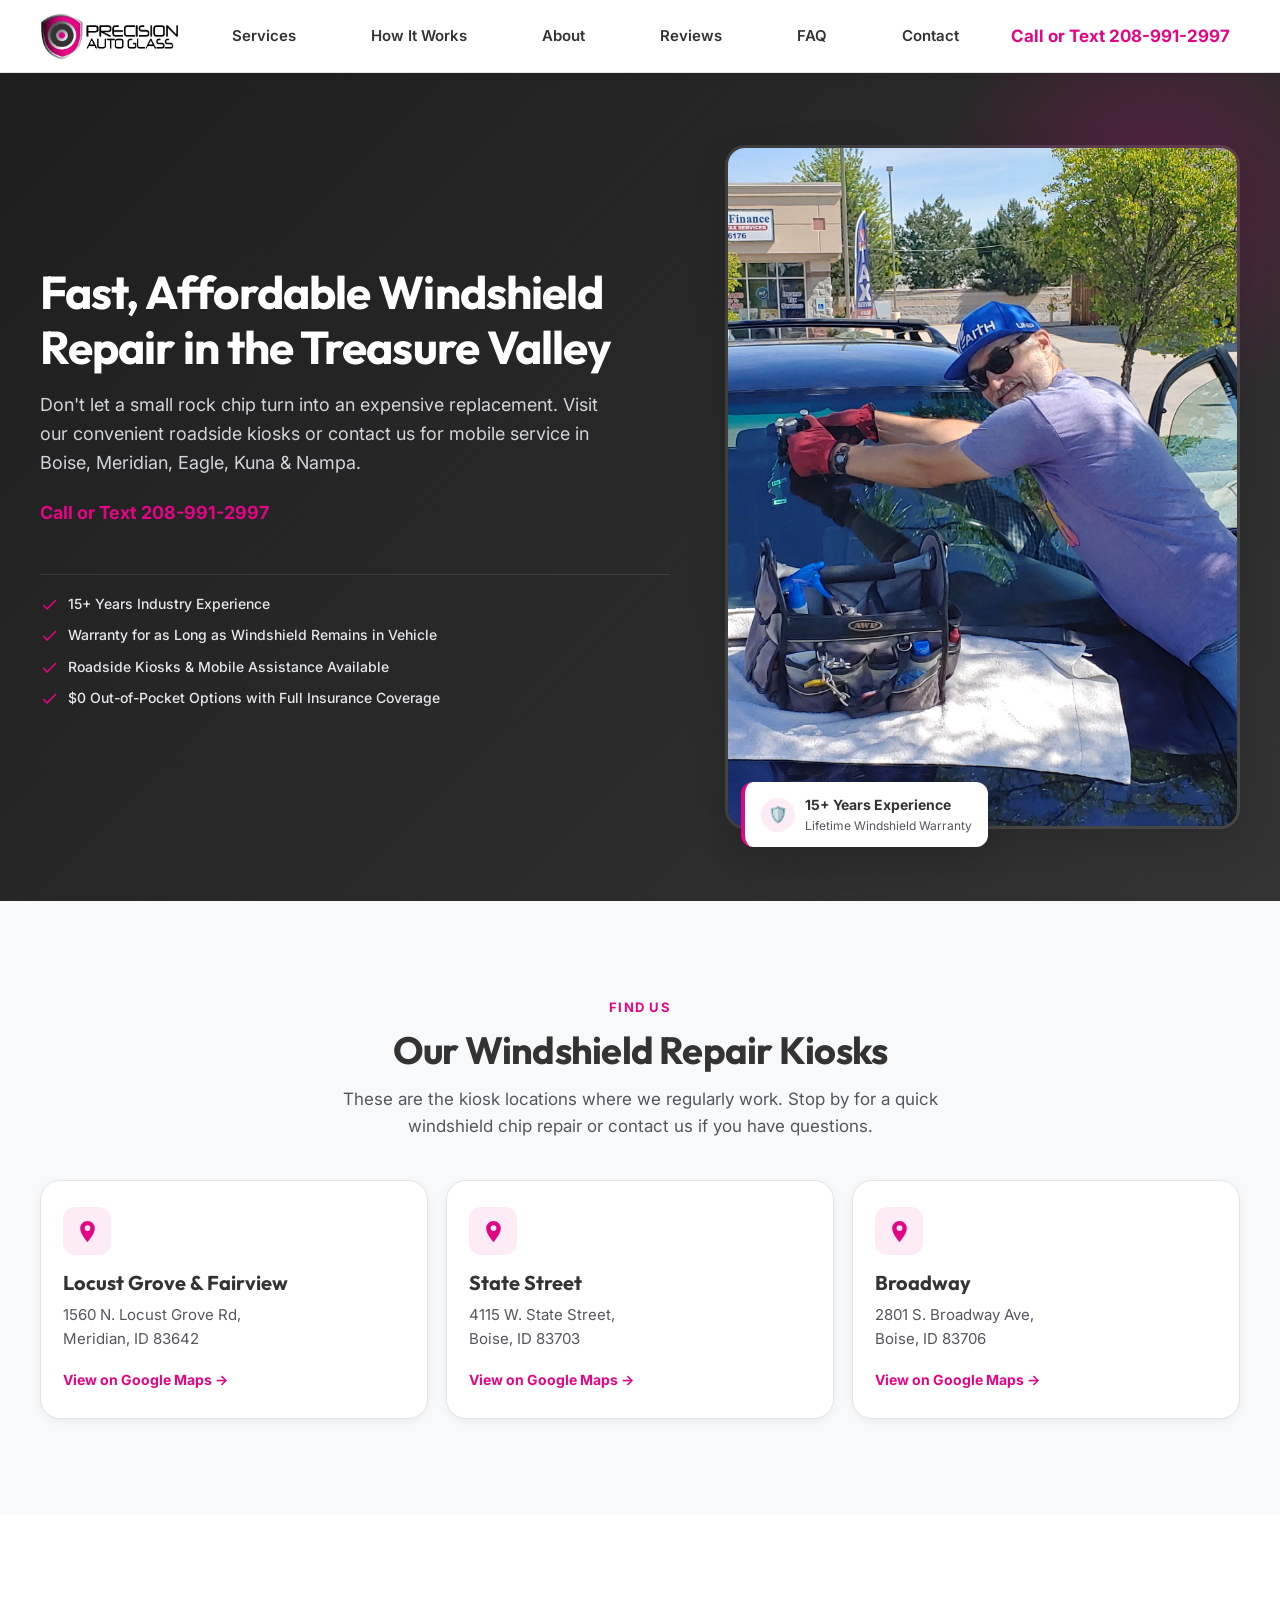
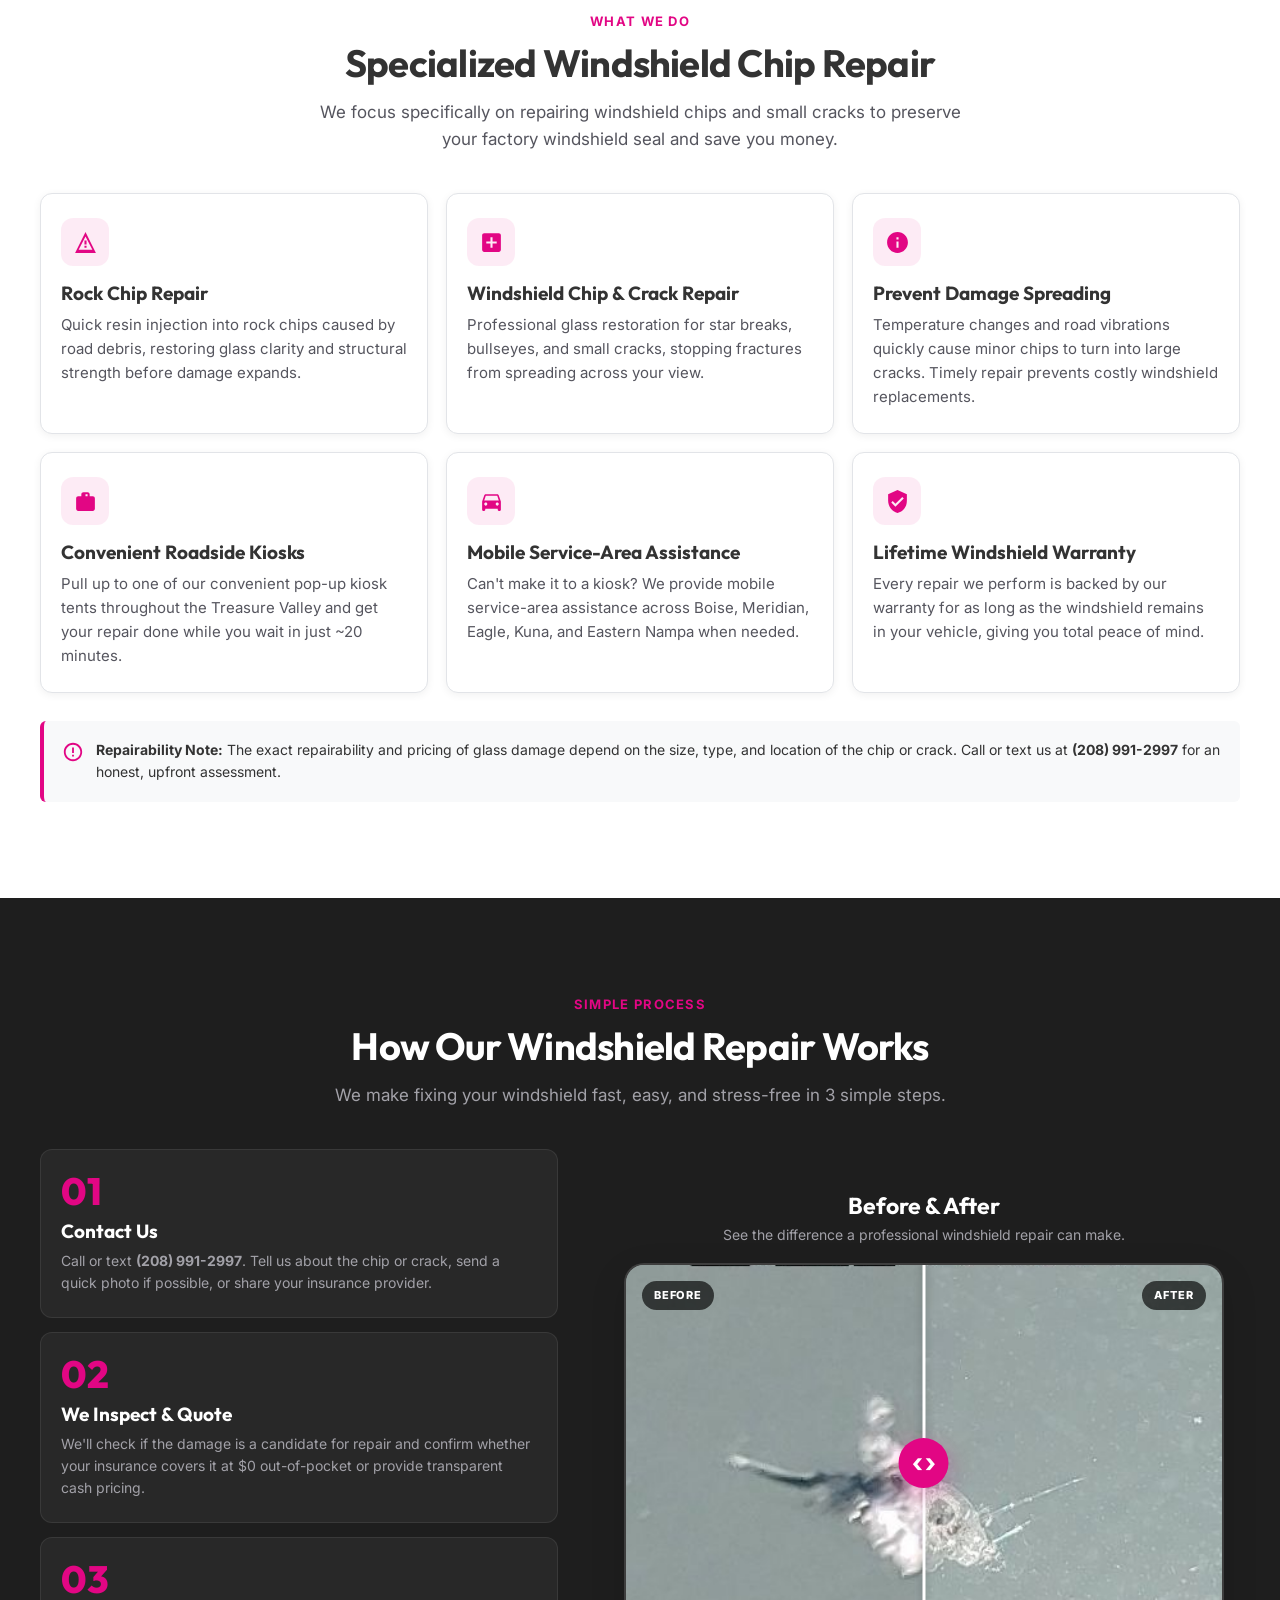
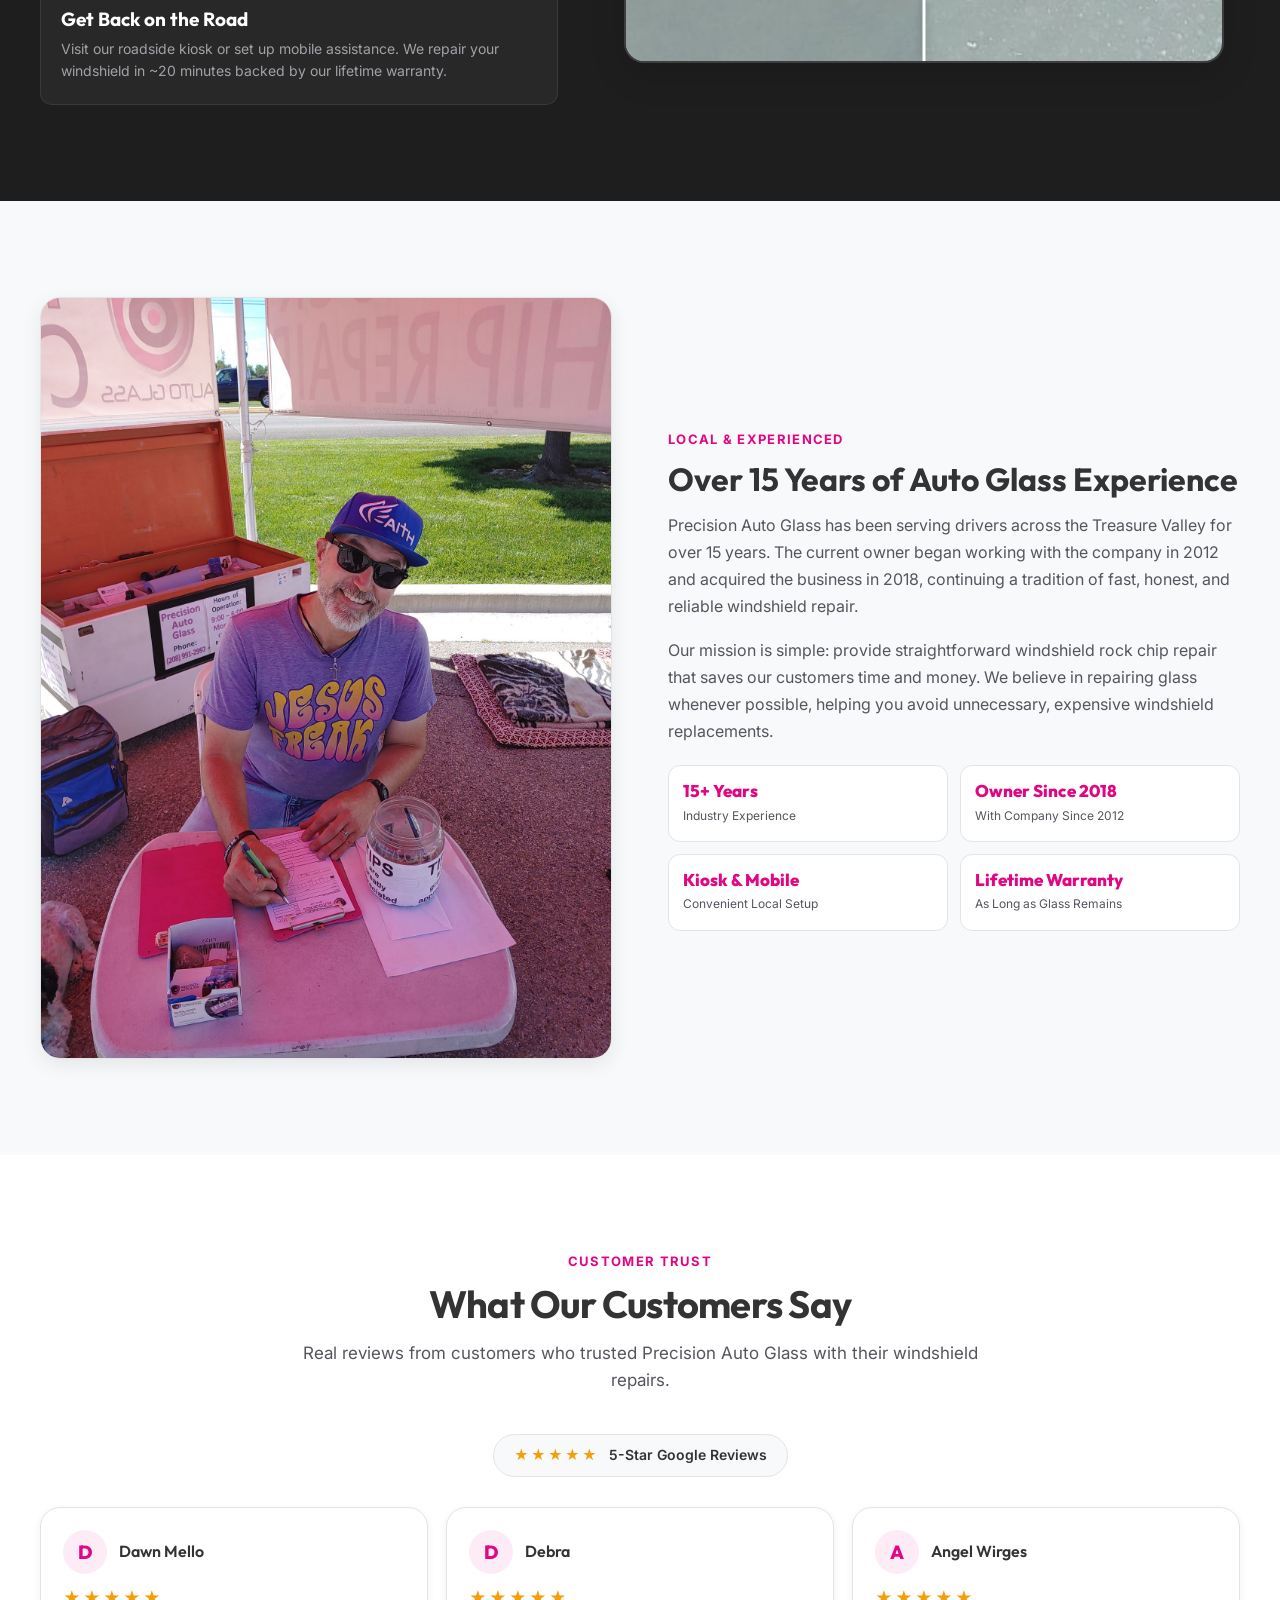
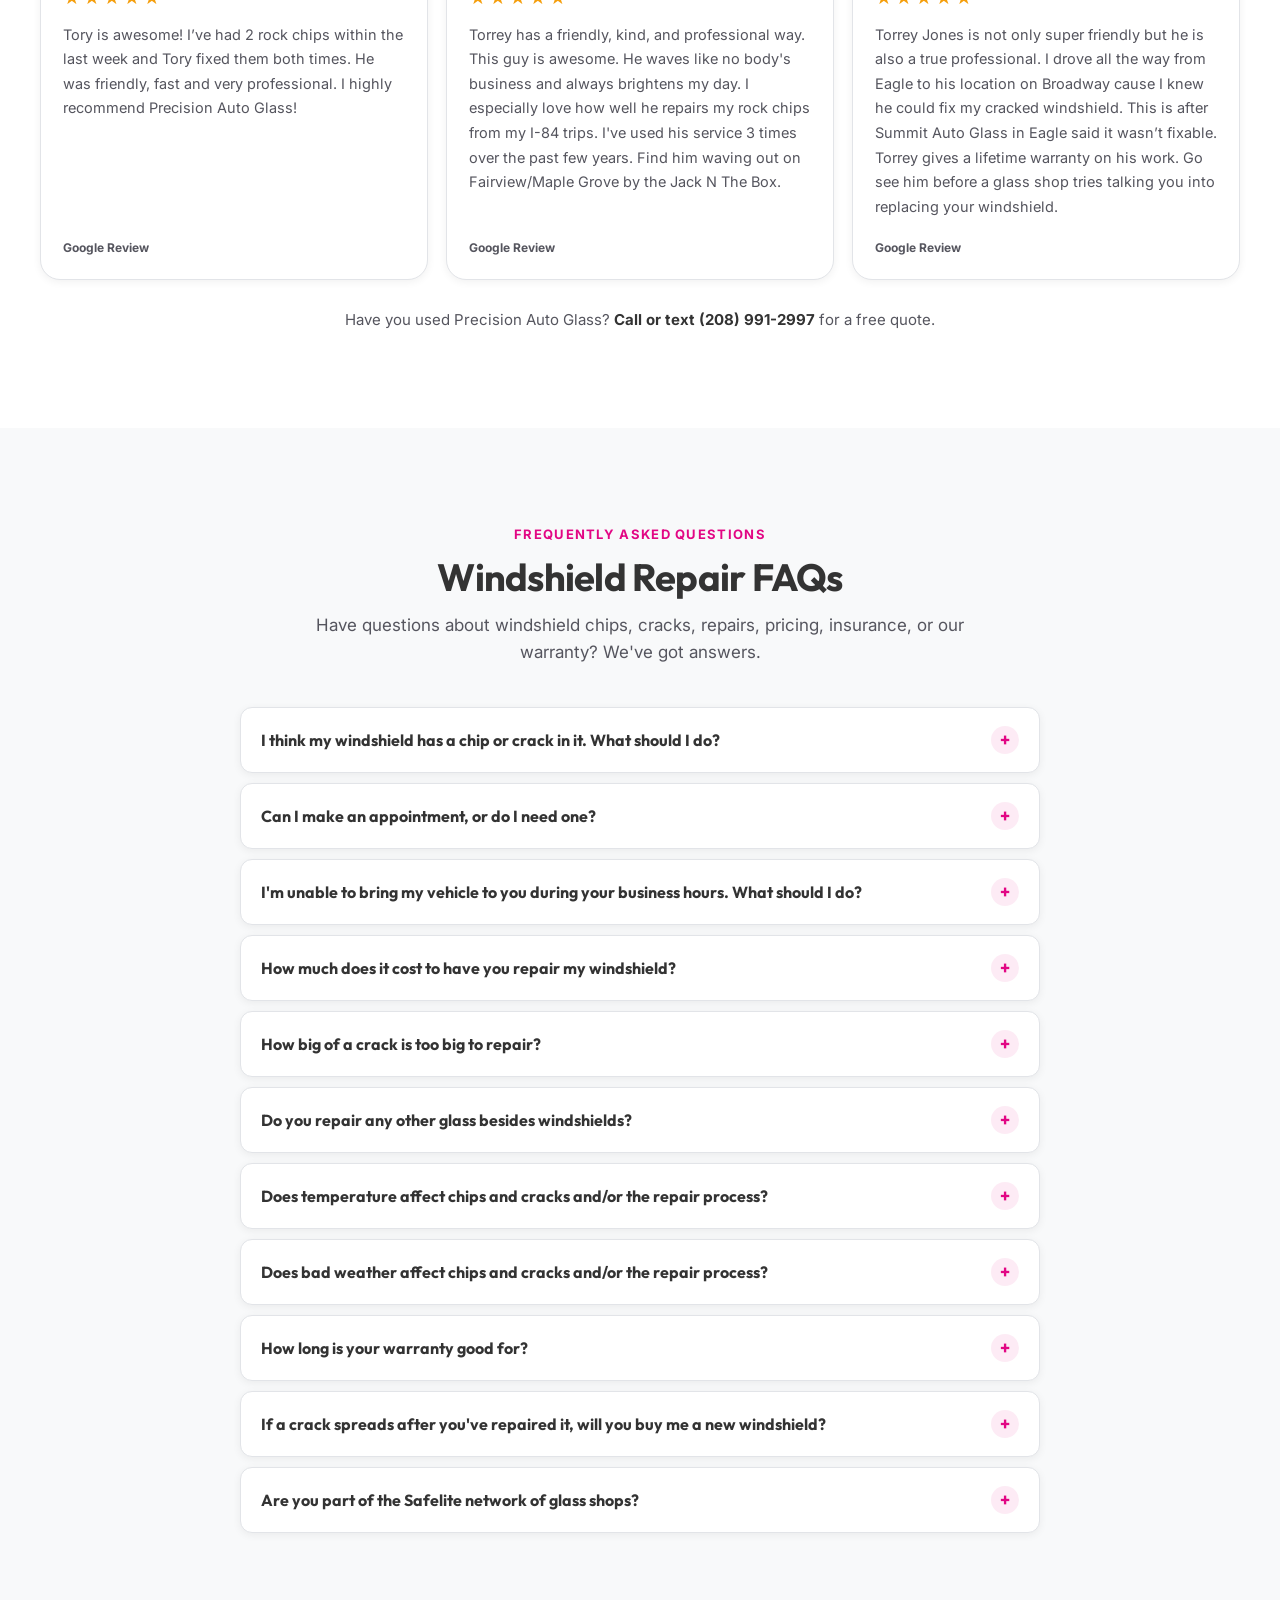
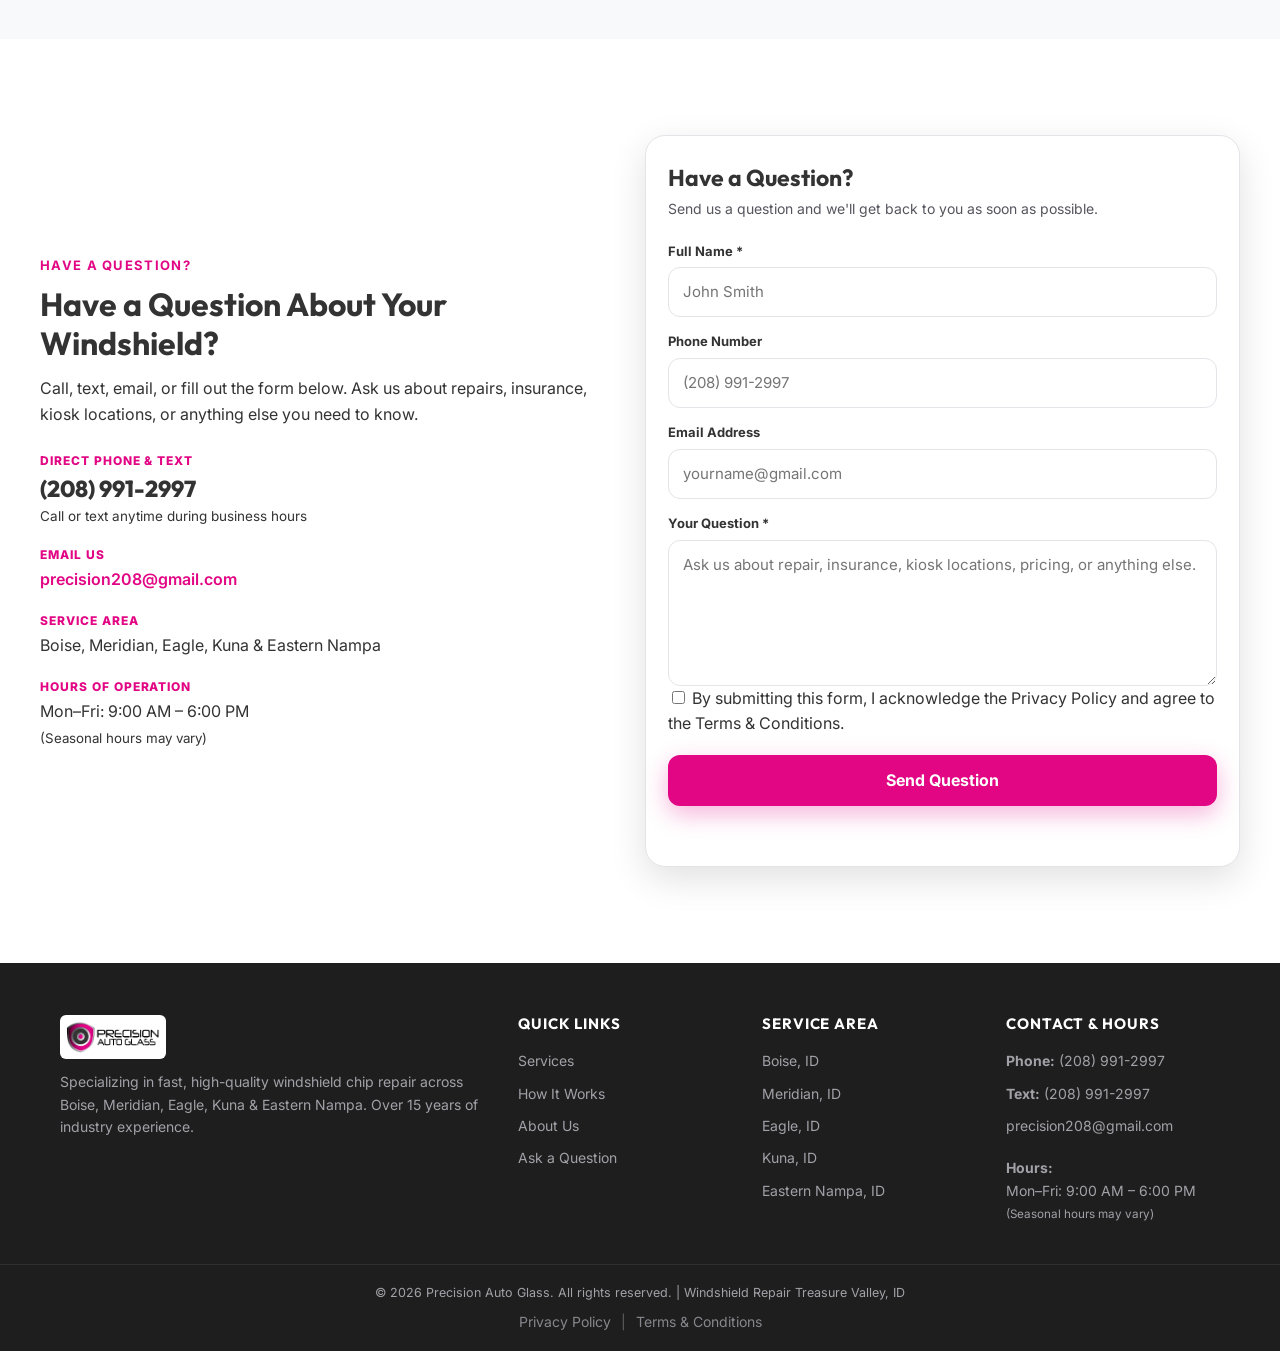
<file: index.html>
<!DOCTYPE html>
<html lang="en">

<head>
  <meta charset="UTF-8">
  <meta name="viewport" content="width=device-width, initial-scale=1.0">
<title>Windshield Repair Boise, Meridian, Eagle, Kuna & Nampa | Precision Auto Glass</title>
  <meta name="description"
    content="Fast, affordable windshield chip & rock chip repair in Boise, Meridian, Eagle, Kuna & Eastern Nampa. 15+ years experience, lifetime warranty & insurance deductible assistance. Call or text (208) 991-2997!">
  <meta name="keywords"
    content="windshield repair Boise, windshield repair Meridian, windshield repair Eagle, windshield repair Kuna, windshield repair Nampa, windshield chip repair, auto glass repair, rock chip repair near me">
  <meta name="author" content="Precision Auto Glass">
  <meta name="robots" content="index, follow">
<meta property="og:title" content="Precision Auto Glass | Windshield Repair in Boise & Treasure Valley">
  <meta property="og:description"
    content="15+ years experience in fast windshield chip repair. Roadside kiosks & mobile service in Boise, Meridian, Eagle, Kuna, and Eastern Nampa. Call or text (208) 991-2997 for a quote!">
  <meta property="og:type" content="website">
  <meta property="og:url" content="https://precisionautoglass.com">
<link rel="icon" type="image/png" href="images/TorreyJonesLogo.png">
<link rel="preconnect" href="https://fonts.googleapis.com">
  <link rel="preconnect" href="https://fonts.gstatic.com" crossorigin>
  <link
    href="https://fonts.googleapis.com/css2?family=Inter:wght@400;500;600;700&family=Outfit:wght@500;600;700;800&display=swap"
    rel="stylesheet">

  <link rel="stylesheet" href="style.css">
<script type="application/ld+json">
  {
    "@context": "https://schema.org",
    "@type": "AutoGlassShop",
    "name": "Precision Auto Glass",
    "image": "https://precisionautoglass.com/images/TorreyJoneslogowithtext.png",
    "@id": "https://precisionautoglass.com",
    "url": "https://precisionautoglass.com",
    "telephone": "+1-208-991-2997",
    "email": "precision208@gmail.com",
    "priceRange": "$$",
    "areaServed": [
      {
        "@type": "City",
        "name": "Boise",
        "sameAs": "https://en.wikipedia.org/wiki/Boise,_Idaho"
      },
      {
        "@type": "City",
        "name": "Meridian"
      },
      {
        "@type": "City",
        "name": "Eagle"
      },
      {
        "@type": "City",
        "name": "Kuna"
      },
      {
        "@type": "City",
        "name": "Nampa"
      }
    ],
    "openingHoursSpecification": [
      {
        "@type": "OpeningHoursSpecification",
        "dayOfWeek": ["Monday","Tuesday","Wednesday","Thursday","Friday"],
        "opens": "09:00",
        "closes": "18:00"
      }
    ],
    "description": "Specializing in fast, high-quality windshield rock chip repair across the Treasure Valley. Drive-up roadside kiosk locations & mobile service available."
  }
  </script>
</head>

<body>
<header class="site-header">
    <div class="container header-inner">

      <a href="#top" class="logo">
        <img src="images/TorreyJoneslogowithtext.png" alt="Precision Auto Glass Logo" class="logo-img">
      </a>

      <nav class="primary-nav" id="primaryNav">
        <ul>
          <li class="mobile-hide-on-small"><a href="#services">Services</a></li>
          <li class="mobile-hide-on-small"><a href="#how-it-works">How It Works</a></li>
          <li><a href="#about">About</a></li>
          <li><a href="#reviews">Reviews</a></li>
          <li><a href="#faq">FAQ</a></li>
          <li><a href="#contact">Contact</a></li>
        </ul>
      </nav>

      <div class="header-actions">
        <a href="tel:2089912997" class="btn btn-call header-call-btn mobile-action">
          <svg class="icon" viewBox="0 0 24 24" aria-hidden="true">
            <path
              d="M6.6 10.8c1.4 2.8 3.8 5.1 6.6 6.6l2.2-2.2c.3-.3.7-.4 1-.2 1.1.4 2.3.6 3.6.6.6 0 1 .4 1 1V20c0 .6-.4 1-1 1C10.1 21 3 13.9 3 5c0-.6.4-1 1-1h3.5c.6 0 1 .4 1 1 0 1.2.2 2.4.6 3.6.1.4 0 .8-.2 1L6.6 10.8z" />
          </svg>
          Call or Text 208-991-2997
        </a>

        <a href="sms:2089912997" class="btn btn-text header-text-btn mobile-action">
          <svg class="icon" viewBox="0 0 24 24" aria-hidden="true">
            <path
              d="M20 2H4c-1.1 0-1.99.9-1.99 2L2 22l4-4h14c1.1 0 2-.9 2-2V4c0-1.1-.9-2-2-2zM9 11H7V9h2v2zm4 0h-2V9h2v2zm4 0h-2v2z" />
          </svg>
          
        </a>

        <button class="nav-toggle" id="navToggle" aria-label="Open menu" aria-expanded="false"
          aria-controls="primaryNav">
          <span></span>
          <span></span>
          <span></span>
        </button>
      </div>
    </div>
  </header>

  <a id="top"></a>
<section class="hero">
    <div class="container hero-inner">
      <div class="hero-copy">
        <h1>Fast, Affordable Windshield Repair in the Treasure Valley</h1>
        <p class="hero-sub">
          Don't let a small rock chip turn into an expensive replacement. Visit our convenient roadside kiosks or
          contact us for mobile service in Boise, Meridian, Eagle, Kuna &amp; Nampa.
        </p>
        <div class="hero-ctas">
          <a href="tel:2089912997" class="btn btn-primary mobile-action">
            <svg class="icon" viewBox="0 0 24 24" aria-hidden="true">
              <path
                d="M6.6 10.8c1.4 2.8 3.8 5.1 6.6 6.6l2.2-2.2c.3-.3.7-.4 1-.2 1.1.4 2.3.6 3.6.6.6 0 1 .4 1 1V20c0 .6-.4 1-1 1C10.1 21 3 13.9 3 5c0-.6.4-1 1-1h3.5c.6 0 1 .4 1 1 0 1.2.2 2.4.6 3.6.1.4 0 .8-.2 1L6.6 10.8z" />
            </svg>
            Call or Text 208-991-2997
          </a>

          <a href="sms:2089912997" class="btn btn-text mobile-action">
            <svg class="icon" viewBox="0 0 24 24" aria-hidden="true">
              <path
                d="M20 2H4c-1.1 0-1.99.9-1.99 2L2 22l4-4h14c1.1 0 2-.9 2-2V4c0-1.1-.9-2-2-2zM9 11H7V9h2v2zm4 0h-2V9h2v2zm4 0h-2V9h2v2z" />
            </svg>
            
          </a>

          <span class="desktop-only hero-desktop-phone"></span>
        </div>
        <ul class="hero-badges">
          <li>
            <svg viewBox="0 0 24 24">
              <path d="M9 16.17L4.83 12l-1.42 1.41L9 19 21 7l-1.41-1.41z" />
            </svg>
            15+ Years Industry Experience
          </li>
          <li>
            <svg viewBox="0 0 24 24">
              <path d="M9 16.17L4.83 12l-1.42 1.41L9 19 21 7l-1.41-1.41z" />
            </svg>
            Warranty for as Long as Windshield Remains in Vehicle
          </li>
          <li>
            <svg viewBox="0 0 24 24">
              <path d="M9 16.17L4.83 12l-1.42 1.41L9 19 21 7l-1.41-1.41z" />
            </svg>
            Roadside Kiosks &amp; Mobile Assistance Available
          </li>
          <li>
            <svg viewBox="0 0 24 24">
              <path d="M9 16.17L4.83 12l-1.42 1.41L9 19 21 7l-1.41-1.41z" />
            </svg>
            $0 Out-of-Pocket Options with Full Insurance Coverage
          </li>
        </ul>
      </div>

      <div class="hero-media">
        <img src="images/20200619_105809_HDR.jpg"
          alt="Precision Auto Glass technician repairing a rock chip on a vehicle windshield" width="640" height="400"
          loading="eager">
        <div class="hero-floating-badge">
          <div class="floating-icon">🛡️</div>
          <div class="floating-text">
            <strong>15+ Years Experience</strong>
            <span>Lifetime Windshield Warranty</span>
          </div>
        </div>
      </div>
    </div>
  </section>

  <!-- KIOSK LOCATIONS -->
  <section id="locations" class="section kiosk-locations">
    <div class="container">
      <span class="eyebrow centered">Find Us</span>

      <h2 class="section-title">Our Windshield Repair Kiosks</h2>

      <p class="section-sub">
        These are the kiosk locations where we regularly work. Stop by for a quick windshield chip repair
        or contact us if you have questions.
      </p>

      <div class="locations-grid">

        <article class="location-card">
          <div class="location-card-icon" aria-hidden="true">
            <svg viewBox="0 0 24 24">
              <path d="M12 2C8.13 2 5 5.13 5 9c0 5.25 7 13 7 13s7-7.75 7-13c0-3.87-3.13-7-7-7zm0 9.5A2.5 2.5 0 1 1 12 6a2.5 2.5 0 0 1 0 5.5z"/>
            </svg>
          </div>
          <h3>Locust Grove &amp; Fairview</h3>
          <p>1560 N. Locust Grove Rd,<br>Meridian, ID 83642</p>
          <a href="https://www.google.com/maps/search/?api=1&amp;query=1560+N+Locust+Grove+Rd%2C+Meridian%2C+ID+83642" target="_blank" rel="noopener noreferrer" class="location-map-link">
            View on Google Maps &rarr;
          </a>
        </article>

        <article class="location-card">
          <div class="location-card-icon" aria-hidden="true">
            <svg viewBox="0 0 24 24">
              <path d="M12 2C8.13 2 5 5.13 5 9c0 5.25 7 13 7 13s7-7.75 7-13c0-3.87-3.13-7-7-7zm0 9.5A2.5 2.5 0 1 1 12 6a2.5 2.5 0 0 1 0 5.5z"/>
            </svg>
          </div>
          <h3>State Street</h3>
          <p>4115 W. State Street,<br>Boise, ID 83703</p>
          <a href="https://www.google.com/maps/search/?api=1&amp;query=4115+W+State+Street%2C+Boise%2C+ID+83703" target="_blank" rel="noopener noreferrer" class="location-map-link">
            View on Google Maps &rarr;
          </a>
        </article>

        <article class="location-card">
          <div class="location-card-icon" aria-hidden="true">
            <svg viewBox="0 0 24 24">
              <path d="M12 2C8.13 2 5 5.13 5 9c0 5.25 7 13 7 13s7-7.75 7-13c0-3.87-3.13-7-7-7zm0 9.5A2.5 2.5 0 1 1 12 6a2.5 2.5 0 0 1 0 5.5z"/>
            </svg>
          </div>
          <h3>Broadway</h3>
          <p>2801 S. Broadway Ave,<br>Boise, ID 83706</p>
          <a href="https://www.google.com/maps/search/?api=1&amp;query=2801+S+Broadway+Ave%2C+Boise%2C+ID+83706" target="_blank" rel="noopener noreferrer" class="location-map-link">
            View on Google Maps &rarr;
          </a>
        </article>

      </div>
    </div>
  </section>

 <section id="services" class="section services">
    <div class="container">
      <span class="eyebrow centered">What We Do</span>
      <h2 class="section-title">Specialized Windshield Chip Repair</h2>
      <p class="section-sub">We focus specifically on repairing windshield chips and small cracks to preserve your
        factory windshield seal and save you money.</p>

      <div class="card-grid">
        <article class="card">
          <div class="card-icon" aria-hidden="true">
            <svg viewBox="0 0 24 24">
              <path d="M12 2L2 22h20L12 2zm0 4.2L18.6 19H5.4L12 6.2zM11 10h2v4h-2zm0 5h2v2h-2z" />
            </svg>
          </div>
          <h3>Rock Chip Repair</h3>
          <p>Quick resin injection into rock chips caused by road debris, restoring glass clarity and structural
            strength before damage expands.</p>
        </article>

        <article class="card">
          <div class="card-icon" aria-hidden="true">
            <svg viewBox="0 0 24 24">
              <path
                d="M19 3H5c-1.1 0-2 .9-2 2v14c0 1.1.9 2 2 2h14c1.1 0 2-.9 2-2V5c0-1.1-.9-2-2-2zm-2 10h-4v4h-2v-4H7v-2h4V7h2v4h4v2z" />
            </svg>
          </div>
          <h3>Windshield Chip &amp; Crack Repair</h3>
          <p>Professional glass restoration for star breaks, bullseyes, and small cracks, stopping fractures from
            spreading across your view.</p>
        </article>

        <article class="card">
          <div class="card-icon" aria-hidden="true">
            <svg viewBox="0 0 24 24">
              <path
                d="M12 2C6.48 2 2 6.48 2 12s4.48 10 10 10 10-4.48 10-10S17.52 2 12 2zm1 15h-2v-6h2v6zm0-8h-2V7h2v2z" />
            </svg>
          </div>
          <h3>Prevent Damage Spreading</h3>
          <p>Temperature changes and road vibrations quickly cause minor chips to turn into large cracks. Timely repair
            prevents costly windshield replacements.</p>
        </article>

        <article class="card">
          <div class="card-icon" aria-hidden="true">
            <svg viewBox="0 0 24 24">
              <path
                d="M19 7h-3V5c0-1.1-.9-2-2-2h-4c-1.1 0-2 .9-2 2v2H5c-1.1 0-2 .9-2 2v10c0 1.1.9 2 2 2h14c1.1 0 2-.9 2-2V9c0-1.1-.9-2-2-2zm-7-2h2v2h-2V5z" />
            </svg>
          </div>
          <h3>Convenient Roadside Kiosks</h3>
          <p>Pull up to one of our convenient pop-up kiosk tents throughout the Treasure Valley and get your repair done
            while you wait in just ~20 minutes.</p>
        </article>

        <article class="card">
          <div class="card-icon" aria-hidden="true">
            <svg viewBox="0 0 24 24">
              <path
                d="M18.92 6.01C18.72 5.42 18.16 5 17.5 5h-11c-.66 0-1.21.42-1.42 1.01L3 12v8c0 .55.45 1 1 1h1c.55 0 1-.45 1-1v-1h12v1c0 .55.45 1 1 1h1c.55 0 1-.45 1-1v-8l-2.08-5.99zM6.5 16c-.83 0-1.5-.67-1.5-1.5S5.67 13 6.5 13s1.5.67 1.5 1.5S7.33 16 6.5 16zm11 0c-.83 0-1.5-.67-1.5-1.5s.67-1.5 1.5-1.5 1.5.67 1.5 1.5-.67 1.5-1.5 1.5zM5 11l1.5-4.5h11L19 11H5z" />
            </svg>
          </div>
          <h3>Mobile Service-Area Assistance</h3>
          <p>Can't make it to a kiosk? We provide mobile service-area assistance across Boise, Meridian, Eagle, Kuna,
            and Eastern Nampa when needed.</p>
        </article>

        <article class="card">
          <div class="card-icon" aria-hidden="true">
            <svg viewBox="0 0 24 24">
              <path
                d="M12 1L3 5v6c0 5.55 3.84 10.74 9 12 5.16-1.26 9-5.45 9-12V5l-9-4zm-2 16l-4-4 1.41-1.41L10 14.17l6.59-6.59L18 9l-8 8z" />
            </svg>
          </div>
          <h3>Lifetime Windshield Warranty</h3>
          <p>Every repair we perform is backed by our warranty for as long as the windshield remains in your vehicle,
            giving you total peace of mind.</p>
        </article>
      </div>

      <div class="service-disclaimer-box">
        <svg viewBox="0 0 24 24">
          <path
            d="M11 15h2v2h-2zm0-8h2v6h-2zm1-5C6.47 2 2 6.47 2 12s4.47 10 10 10 10-4.47 10-10S17.53 2 12 2zm0 18c-4.41 0-8-3.59-8-8s3.59-8 8-8 8 3.59 8 8-3.59 8-8 8z" />
        </svg>
        <p>
          <strong>Repairability Note:</strong> The exact repairability and pricing of glass damage depend on the size,
          type, and location of the chip or crack. Call or text us at <strong>(208) 991-2997</strong> for an honest,
          upfront assessment.
        </p>
      </div>
    </div>
  </section>
<section id="how-it-works" class="section how-it-works">
  <div class="container">
<span class="eyebrow centered">
      Simple Process
    </span>

    <h2 class="section-title">
      How Our Windshield Repair Works
    </h2>

    <p class="section-sub">
      We make fixing your windshield fast, easy, and stress-free in 3 simple steps.
    </p>
<div class="how-it-works-content">
<div class="steps-grid">

        <div class="step-card">
          <div class="step-number">01</div>
          <h3>Contact Us</h3>
          <p>
            Call or text <strong>(208) 991-2997</strong>. Tell us about the
            chip or crack, send a quick photo if possible, or share your
            insurance provider.
          </p>
        </div>

        <div class="step-card">
          <div class="step-number">02</div>
          <h3>We Inspect &amp; Quote</h3>
          <p>
            We'll check if the damage is a candidate for repair and confirm
            whether your insurance covers it at $0 out-of-pocket or provide
            transparent cash pricing.
          </p>
        </div>

        <div class="step-card">
          <div class="step-number">03</div>
          <h3>Get Back on the Road</h3>
          <p>
            Visit our roadside kiosk or set up mobile assistance. We repair
            your windshield in ~20 minutes backed by our lifetime warranty.
          </p>
        </div>

      </div>
<div class="before-after-section">

        <div class="before-after-header">
          

          <h3>Before &amp; After</h3>

          <p>
            See the difference a professional windshield repair can make.
          </p>
        </div>

        <div class="before-after-slider" id="beforeAfterSlider">
<img
            src="images/Repair 1-2After (final).jpg"
            alt="Windshield after repair"
            class="after-image"
          >
<div class="before-image-wrapper">
            <img
              src="images/Repair 1-1Before (final).jpg"
              alt="Windshield before repair"
              class="before-image"
            >
          </div>
<div class="slider-line">
            <div class="slider-button">
              <span>‹</span>
              <span>›</span>
            </div>
          </div>
<span class="slider-label before-label">
            BEFORE
          </span>

          <span class="slider-label after-label">
            AFTER
          </span>
<input
            type="range"
            min="0"
            max="100"
            value="50"
            class="slider-input"
            aria-label="Compare before and after windshield repair"
          >

        </div>

      </div>

    </div>

  </div>
</section>
<section id="about" class="section about">
    <div class="container about-inner">
      <div class="about-media">
        <img src="images/Torreybusiness.jpg"
          alt="Precision Auto Glass technician repairing a vehicle windshield under service kiosk" width="560"
          height="380" loading="lazy">
      </div>
      <div class="about-copy">
        <span class="eyebrow">Local &amp; Experienced</span>
        <h2>Over 15 Years of Auto Glass Experience</h2>
        <p>
          Precision Auto Glass has been serving drivers across the Treasure Valley for over 15 years. The current owner
          began working with the company in 2012 and acquired the business in 2018, continuing a tradition of fast,
          honest, and reliable windshield repair.
        </p>
        <p>
          Our mission is simple: provide straightforward windshield rock chip repair that saves our customers time and
          money. We believe in repairing glass whenever possible, helping you avoid unnecessary, expensive windshield
          replacements.
        </p>

        <div class="about-highlights">
          <div class="about-highlight-item">
            <strong>15+ Years</strong>
            <span>Industry Experience</span>
          </div>
          <div class="about-highlight-item">
            <strong>Owner Since 2018</strong>
            <span>With Company Since 2012</span>
          </div>
          <div class="about-highlight-item">
            <strong>Kiosk &amp; Mobile</strong>
            <span>Convenient Local Setup</span>
          </div>
          <div class="about-highlight-item">
            <strong>Lifetime Warranty</strong>
            <span>As Long as Glass Remains</span>
          </div>
        </div>
      </div>
    </div>
  </section>
<section id="reviews" class="section reviews">
  <div class="container">

    <span class="eyebrow centered">
      Customer Trust
    </span>

    <h2 class="section-title">
      What Our Customers Say
    </h2>

    <p class="section-sub">
      Real reviews from customers who trusted Precision Auto Glass with their windshield repairs.
    </p>
<div class="google-trust-badge">
      <div class="google-rating-box">
        <span class="stars">★★★★★</span>
        <span>5-Star Google Reviews</span>
      </div>
    </div>
<div class="reviews-grid">
<article class="review-card">

        <div class="review-card-top">

          <div class="review-avatar">
            D
          </div>

          <div class="review-author">
            <strong>Dawn Mello</strong>
          </div>

        </div>

        <div class="review-stars" aria-label="5 out of 5 stars">
          ★★★★★
        </div>

        <p class="review-text">
          Tory is awesome! I’ve had 2 rock chips within the last week and Tory
          fixed them both times. He was friendly, fast and very professional.
          I highly recommend Precision Auto Glass!
        </p>

        <div class="review-source">
          Google Review
        </div>

      </article>
<article class="review-card">

  <div class="review-card-top">

    <div class="review-avatar">
      D
    </div>

    <div class="review-author">
      <strong>Debra</strong>

    </div>

  </div>

  <div class="review-stars" aria-label="5 out of 5 stars">
    ★★★★★
  </div>

  <p class="review-text">
    Torrey has a friendly, kind, and professional way. This guy is awesome.
    He waves like no body's business and always brightens my day. I especially
    love how well he repairs my rock chips from my I-84 trips. I've used his
    service 3 times over the past few years. Find him waving out on
    Fairview/Maple Grove by the Jack N The Box.
  </p>

  <div class="review-source">
    Google Review
  </div>

</article>
<article class="review-card">

        <div class="review-card-top">

          <div class="review-avatar">
            A
          </div>

          <div class="review-author">
            <strong>Angel Wirges</strong>
            
          </div>

        </div>

        <div class="review-stars" aria-label="5 out of 5 stars">
          ★★★★★
        </div>

        <p class="review-text">
          Torrey Jones is not only super friendly but he is also a true
          professional. I drove all the way from Eagle to his location on
          Broadway cause I knew he could fix my cracked windshield. This is
          after Summit Auto Glass in Eagle said it wasn’t fixable. Torrey
          gives a lifetime warranty on his work. Go see him before a glass
          shop tries talking you into replacing your windshield.
        </p>

        <div class="review-source">
          Google Review
        </div>

      </article>

    </div>
<div class="reviews-cta">
      <p>
        Have you used Precision Auto Glass?
        <strong>Call or text (208) 991-2997</strong> for a free quote.
      </p>
    </div>

  </div>
</section>


<section id="faq" class="section faq">
  <div class="container">
    <span class="eyebrow centered">Frequently Asked Questions</span>

    <h2 class="section-title">Windshield Repair FAQs</h2>

    <p class="section-sub">
      Have questions about windshield chips, cracks, repairs, pricing, insurance, or our warranty?
      We've got answers.
    </p>

    <div class="accordion">

      <div class="accordion-item">
        <button class="accordion-trigger" type="button" aria-expanded="false">
          <span>I think my windshield has a chip or crack in it. What should I do?</span>
          <span class="accordion-icon" aria-hidden="true">+</span>
        </button>
        <div class="accordion-panel">
          <p>
            Bring your vehicle to one of our locations for an inspection during our business hours.
            We will check it out and let you know if repair work should be done. Sometimes a rock may
            hit a windshield and just cause a surface pit, or it might aggravate a previously done
            repair. In those situations there is no need for any work to be done, and we will not
            perform unnecessary work. We can tell by inspecting the windshield whether or not there's
            a new chip that actually needs to be repaired.
          </p>
        </div>
      </div>

      <div class="accordion-item">
        <button class="accordion-trigger" type="button" aria-expanded="false">
          <span>Can I make an appointment, or do I need one?</span>
          <span class="accordion-icon" aria-hidden="true">+</span>
        </button>
        <div class="accordion-panel">
          <p>
            Usually not. We generally operate on a first-come first-served basis. So just bring the
            vehicle to one of our locations during our business hours and we will take care of you
            as quickly as possible.
          </p>
        </div>
      </div>

      <div class="accordion-item">
        <button class="accordion-trigger" type="button" aria-expanded="false">
          <span>I'm unable to bring my vehicle to you during your business hours. What should I do?</span>
          <span class="accordion-icon" aria-hidden="true">+</span>
        </button>
        <div class="accordion-panel">
          <p>
            No problem. Just call or text us and we'll work out a way to accommodate you. We may ask
            you to send us a picture of the windshield damage to try to determine if it's something
            we can help you with.
          </p>
        </div>
      </div>

      <div class="accordion-item">
        <button class="accordion-trigger" type="button" aria-expanded="false">
          <span>How much does it cost to have you repair my windshield?</span>
          <span class="accordion-icon" aria-hidden="true">+</span>
        </button>
        <div class="accordion-panel">
          <p>
            Typically we go through insurance and if you have full coverage with any of the major
            companies they will waive the deductible for repairs; we just take whatever they pay and
            there will be no charge to you. That's because it's much cheaper than helping you replace
            the windshield if the cracks spread. If you don't have comprehensive coverage, then our
            standard rate is $50 for the first chip and $15 per additional. It may be a little more
            or less depending on the size of the chip or crack, but we'd have to see it to give you
            an accurate quote.
          </p>
        </div>
      </div>

      <div class="accordion-item">
        <button class="accordion-trigger" type="button" aria-expanded="false">
          <span>How big of a crack is too big to repair?</span>
          <span class="accordion-icon" aria-hidden="true">+</span>
        </button>
        <div class="accordion-panel">
          <p>
            We can actually repair just about any size crack, but our goal is to make sure it's
            worthwhile to you. The longer a crack gets, the lower the chance of success because the
            structural integrity of the glass is more compromised. Also, keep in mind that repaired
            cracks do not become completely invisible. They usually do look a fair amount better,
            but the main goal is to prevent them from spreading further. If a crack extends more
            than halfway across the windshield, we recommend getting a new windshield because when
            it's that long there's very little chance of stopping it from spreading more and it's
            really not going to look very good afterwards.
          </p>
        </div>
      </div>

      <div class="accordion-item">
        <button class="accordion-trigger" type="button" aria-expanded="false">
          <span>Do you repair any other glass besides windshields?</span>
          <span class="accordion-icon" aria-hidden="true">+</span>
        </button>
        <div class="accordion-panel">
          <p>
            That depends on the glass. In order for us to repair any glass, it must be laminated
            safety glass, which is two layers of glass with a layer of plastic-like material in
            between. Most vehicles only have safety glass for the windshield, but some of the newer
            models of certain vehicles also have side windows and/or sunroofs that are also made of
            safety glass. So as long as it's safety glass, we can repair it. We cannot repair
            Plexiglass or Tempered glass.
          </p>
        </div>
      </div>

      <div class="accordion-item">
        <button class="accordion-trigger" type="button" aria-expanded="false">
          <span>Does temperature affect chips and cracks and/or the repair process?</span>
          <span class="accordion-icon" aria-hidden="true">+</span>
        </button>
        <div class="accordion-panel">
          <p>
            Yes, glass becomes more fragile in extreme temperatures. So we always have our customers
            pull into the shade of our tent whenever the glass is hot to the touch. If cars are left
            outside overnight when the temperature goes below freezing, moisture can get into chips
            or cracks and freeze, causing cracks to spread. If you try to defrost a windshield when
            it has a crack developing, that can also make it spread. Or if you take a car through a
            car wash on a hot day, the colder high-pressure water hitting the hot windshield can also
            cause a crack to spread.
          </p>
        </div>
      </div>

      <div class="accordion-item">
        <button class="accordion-trigger" type="button" aria-expanded="false">
          <span>Does bad weather affect chips and cracks and/or the repair process?</span>
          <span class="accordion-icon" aria-hidden="true">+</span>
        </button>
        <div class="accordion-panel">
          <p>
            Yes, on rainy or snowy days, or if you clean the windshield with fluid when there's a
            crack or chip needing repair, water or moisture gets into it and can mingle with the
            resin making it a weak repair job. For that reason, if we see moisture in a chip or
            crack when you arrive to get a repair done, we will ask you to come back a little later
            once it's had a chance to dry out again.
          </p>
        </div>
      </div>

      <div class="accordion-item">
        <button class="accordion-trigger" type="button" aria-expanded="false">
          <span>How long is your warranty good for?</span>
          <span class="accordion-icon" aria-hidden="true">+</span>
        </button>
        <div class="accordion-panel">
          <p>
            Our warranty is good as long as you have the windshield. Even if you sell the vehicle,
            the warranty transfers to the new owner. Once a repair is done, the chances of a crack
            spreading again are very slim, but not impossible. Glass can be a little bit unpredictable,
            so be sure to keep your yellow copy of the invoice with the vehicle because that is your
            warranty.
          </p>
        </div>
      </div>

      <div class="accordion-item">
        <button class="accordion-trigger" type="button" aria-expanded="false">
          <span>If a crack spreads after you've repaired it, will you buy me a new windshield?</span>
          <span class="accordion-icon" aria-hidden="true">+</span>
        </button>
        <div class="accordion-panel">
          <p>
            No, that's not covered by our warranty. Since glass is somewhat unpredictable, cracks can
            spread during or after a repair and we really have no control over that. When you bring us
            a damaged windshield, we always do our best to save it from having to be replaced. And as
            part of our warranty, we will always do more work on a spreading crack to try to stop it
            if that's what you want. But if a crack spreads to the point where you decide you want to
            have the windshield replaced, the best we can do for you is recommend someone else who can
            replace it because we don't do full windshield replacements.
          </p>
        </div>
      </div>

      <div class="accordion-item">
        <button class="accordion-trigger" type="button" aria-expanded="false">
          <span>Are you part of the Safelite network of glass shops?</span>
          <span class="accordion-icon" aria-hidden="true">+</span>
        </button>
        <div class="accordion-panel">
          <p>
            No, we are an independent glass shop, not part of the Safelite network. Most insurance
            companies have a contract with Safelite Solutions to provide glass claim administration
            and support. That means we do have to go through them for glass claims, but it doesn't
            mean you have to use Safelite Auto Glass to work on your windshield. If you call your
            insurance claims line to report glass damage, they will typically transfer you to
            Safelite Solutions to initiate the glass claim. Then all you have to do to use our shop
            is tell them you want your windshield repaired by Precision Auto Glass and give them our
            phone number: 208-991-2997. However, you don't have to make this call because we can
            initiate the call for you when you come to us for a repair. We have all the insurance
            company glass claim hotline numbers pre-programmed in our phone.
          </p>
        </div>
      </div>

    </div>
  </div>
</section>

<section id="contact" class="section contact">
    <div class="container contact-inner">
      <div class="contact-info">
        <span class="eyebrow">Have a Question?</span>
        <h2>Have a Question About Your Windshield?</h2>
        <p>Call, text, email, or fill out the form below. Ask us about repairs, insurance, kiosk locations, or anything else you need to know.</p>

        <ul class="contact-details">
          <li>
            <strong>Direct Phone &amp; Text</strong>
            <a href="tel:2089912997" class="phone-link">(208) 991-2997</a>
            <span style="font-size:13.5px;color:var(--gray-text)">Call or text anytime during business hours</span>
          </li>
          <li>
            <strong>Email Us</strong>
            <a href="mailto:precision208@gmail.com" class="email-link">precision208@gmail.com</a>
          </li>
          <li>
            <strong>Service Area</strong>
            <span>Boise, Meridian, Eagle, Kuna &amp; Eastern Nampa</span>
          </li>
          <li>
            <strong>Hours of Operation</strong>
            <span>Mon–Fri: 9:00 AM – 6:00 PM<br><small style="color:var(--gray-text)">(Seasonal hours may
                vary)</small></span>
          </li>
        </ul>


      </div>

      <form class="quote-form" id="quoteForm" name="question-request" data-netlify="true" method="POST">
        <input type="hidden" name="form-name" value="question-request">

        <h3>Have a Question?</h3>
        <p class="quote-form-sub">Send us a question and we'll get back to you as soon as possible.</p>

        <div class="form-grid form-grid-2">
          <div class="form-row">
            <label for="fullName">Full Name *</label>
            <input type="text" id="fullName" name="fullName" required placeholder="John Smith" autocomplete="name">
          </div>

          <div class="form-row">
            <label for="phone">Phone Number</label>
            <input type="tel" id="phone" name="phone" placeholder="(208) 991-2997" autocomplete="tel">
          </div>
        </div>

        <div class="form-row form-row-spaced">
          <label for="email">Email Address</label>
          <input type="email" id="email" name="email" placeholder="yourname@gmail.com" autocomplete="email">
        </div>

        <div class="form-row form-row-spaced">
          <label for="message">Your Question *</label>
          <textarea id="message" name="message" rows="5" required placeholder="Ask us about repair, insurance, kiosk locations, pricing, or anything else."></textarea>
        </div>

        <div class="form-consent">
          <label>
            <input type="checkbox" name="privacy-consent" required>
            By submitting this form, I acknowledge the
            <a href="/privacy-policy.html" target="_blank">Privacy Policy</a>
            and agree to the
            <a href="/terms.html" target="_blank">Terms &amp; Conditions</a>.
          </label>
        </div>

        <button type="submit" class="btn btn-primary btn-block form-submit">Send Question</button>
        <p class="form-note" id="formNote" role="status" aria-live="polite"></p>
      </form>
    </div>
  </section>
<div class="mobile-call-bar">
    <a href="tel:2089912997" class="btn btn-call">
      <svg class="icon" viewBox="0 0 24 24" aria-hidden="true">
        <path
          d="M6.6 10.8c1.4 2.8 3.8 5.1 6.6 6.6l2.2-2.2c.3-.3.7-.4 1-.2 1.1.4 2.3.6 3.6.6.6 0 1 .4 1 1V20c0 .6-.4 1-1 1C10.1 21 3 13.9 3 5c0-.6.4-1 1-1h3.5c.6 0 1 .4 1 1 0 1.2.2 2.4.6 3.6.1.4 0 .8-.2 1L6.6 10.8z" />
      </svg>
      Call 208-991-2997
    </a>
    <a href="sms:2089912997" class="btn btn-text">
      <svg class="icon" viewBox="0 0 24 24" aria-hidden="true">
        <path
          d="M20 2H4c-1.1 0-1.99.9-1.99 2L2 22l4-4h14c1.1 0 2-.9 2-2V4c0-1.1-.9-2-2-2zM9 11H7V9h2v2zm4 0h-2V9h2v2zm4 0h-2V9h2v2z" />
      </svg>
      Text Us
    </a>
  </div>
<footer class="site-footer">
  <div class="container footer-inner">
    <div class="footer-col footer-brand">
      <img src="images/TorreyJoneslogowithtext.png" alt="Precision Auto Glass" class="logo-img footer-logo">
      <p>Specializing in fast, high-quality windshield chip repair across Boise, Meridian, Eagle, Kuna &amp; Eastern
        Nampa. Over 15 years of industry experience.</p>
    </div>

    <div class="footer-col">
      <h4>Quick Links</h4>
      <ul>
        <li><a href="#services">Services</a></li>
        <li class="mobile-hide-on-small"><a href="#how-it-works">How It Works</a></li>
        <li><a href="#about">About Us</a></li>
        <li><a href="#contact">Ask a Question</a></li>
      </ul>
    </div>

    <div class="footer-col">
      <h4>Service Area</h4>
      <ul>
        <li>Boise, ID</li>
        <li>Meridian, ID</li>
        <li>Eagle, ID</li>
        <li>Kuna, ID</li>
        <li>Eastern Nampa, ID</li>
      </ul>
    </div>

    <div class="footer-col">
      <h4>Contact &amp; Hours</h4>
      <ul>
        <li><a href="tel:2089912997"><strong>Phone:</strong> (208) 991-2997</a></li>
        <li><a href="sms:2089912997"><strong>Text:</strong> (208) 991-2997</a></li>
        <li><a href="mailto:precision208@gmail.com">precision208@gmail.com</a></li>
        <li style="margin-top:10px">
          <strong>Hours:</strong><br>
          Mon–Fri: 9:00 AM – 6:00 PM<br>
          <small>(Seasonal hours may vary)</small>
        </li>
      </ul>
    </div>
  </div>

  <div class="footer-bottom">
    <div class="container">
      <p>
        &copy; <span id="year"></span> Precision Auto Glass. All rights reserved.
        | Windshield Repair Treasure Valley, ID
      </p>

      <div class="footer-legal-links">
        <a href="/privacypolicy.html">Privacy Policy</a>
        <span>|</span>
        <a href="/terms&conditions.html">Terms &amp; Conditions</a>
      </div>
    </div>
  </div>
</footer>
  <script src="script.js"></script>
</body>

</html>
</file>
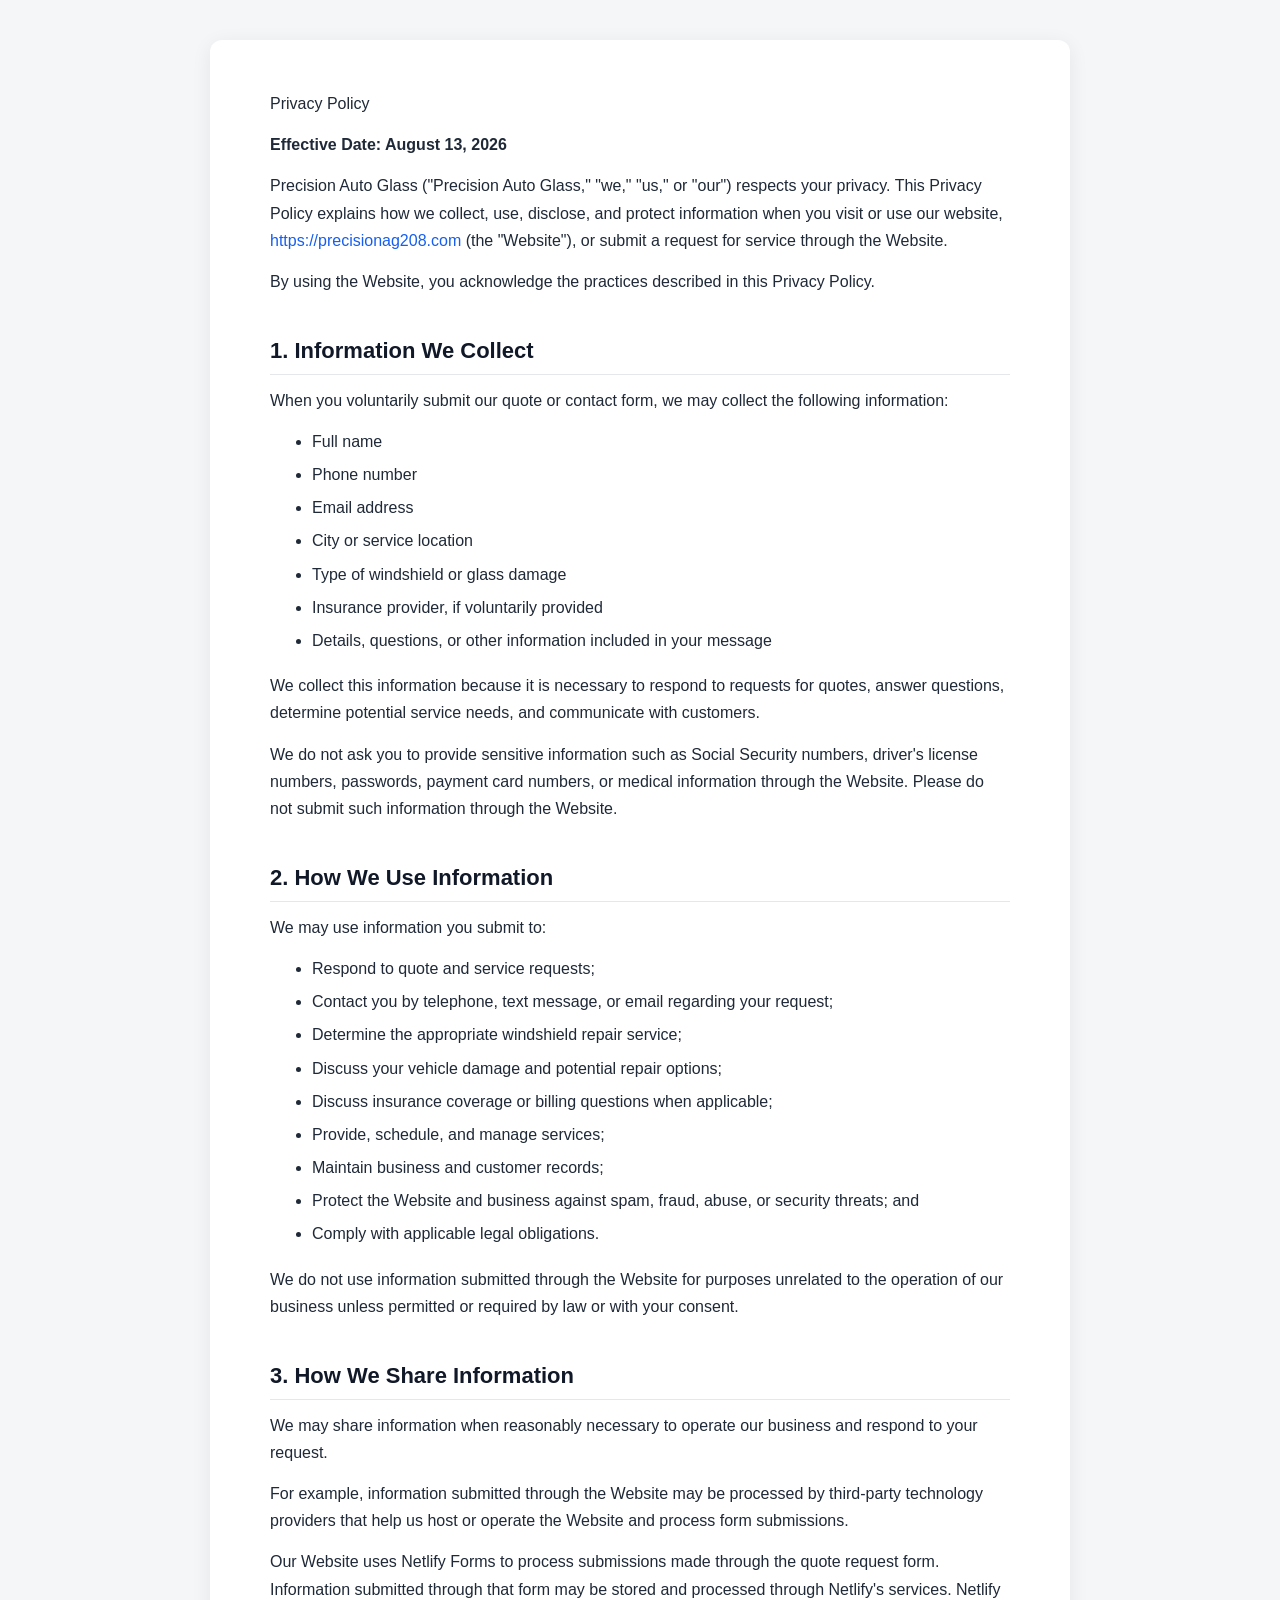
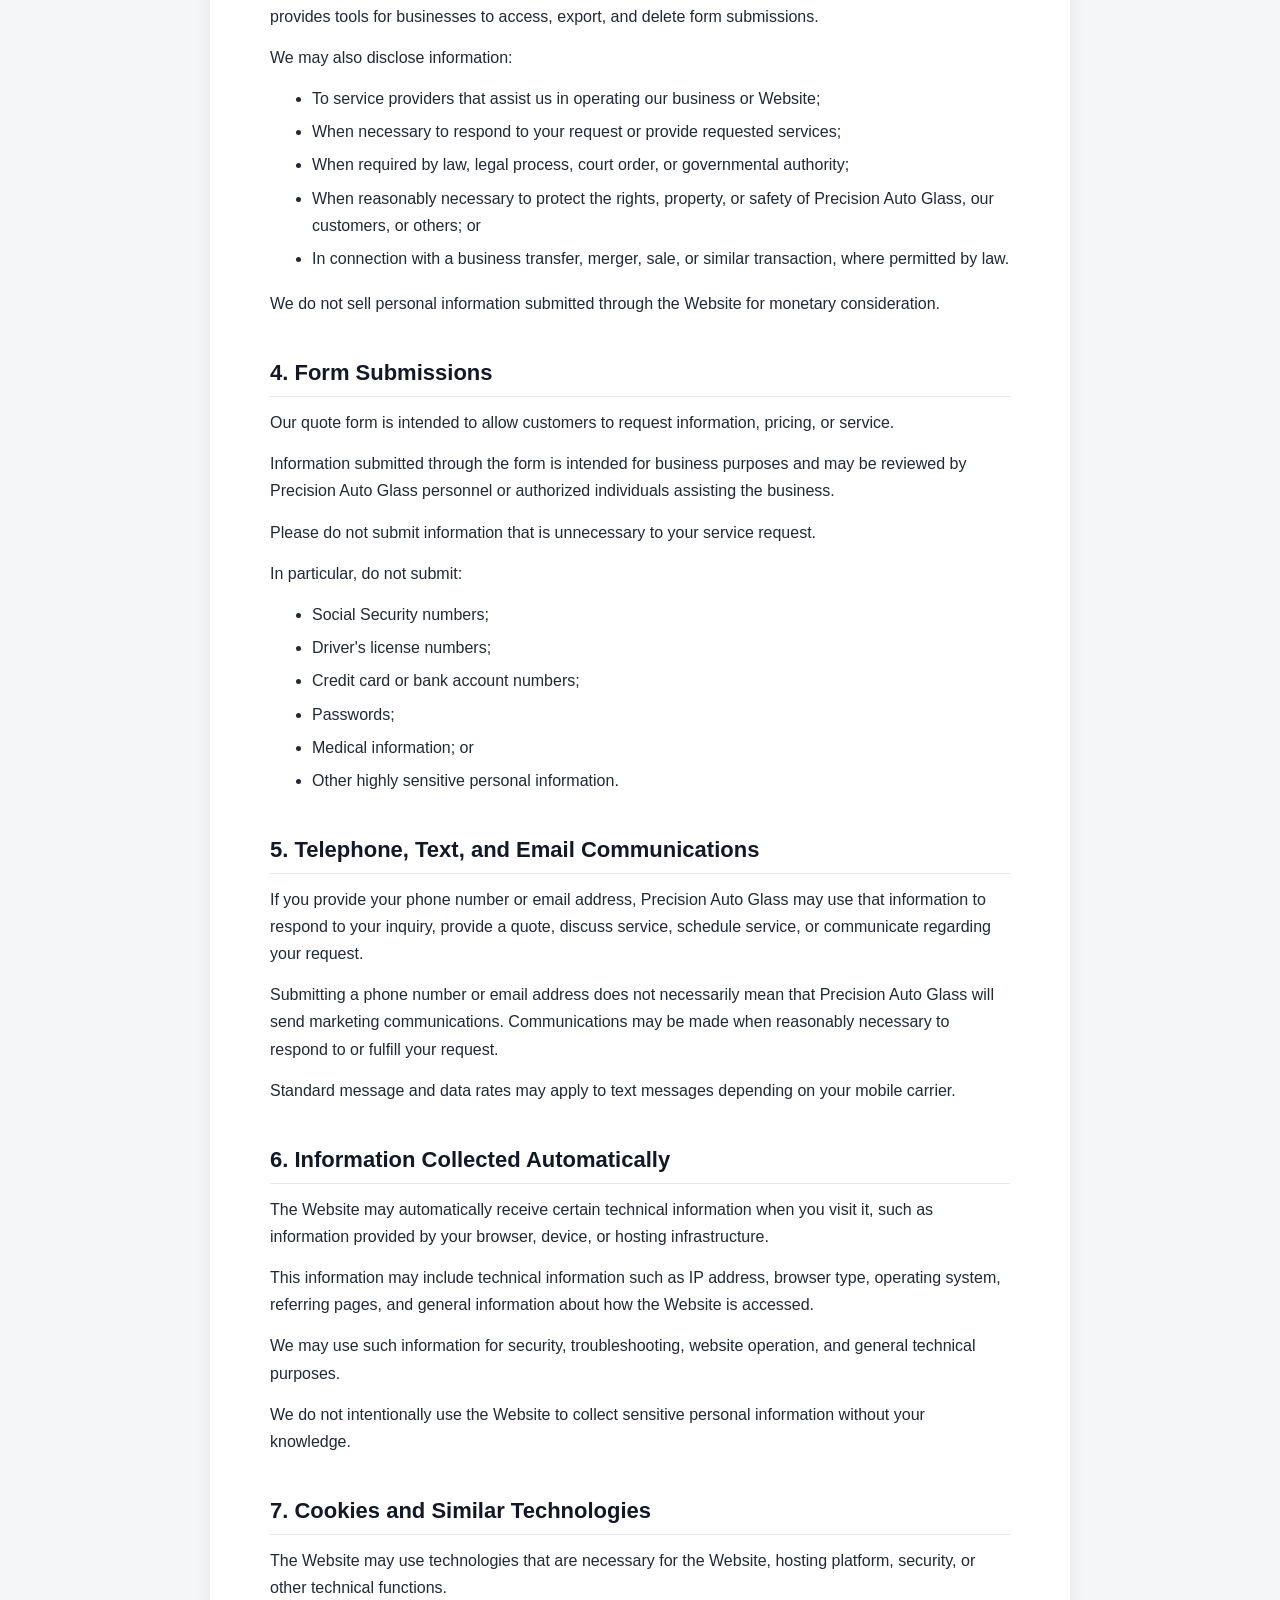
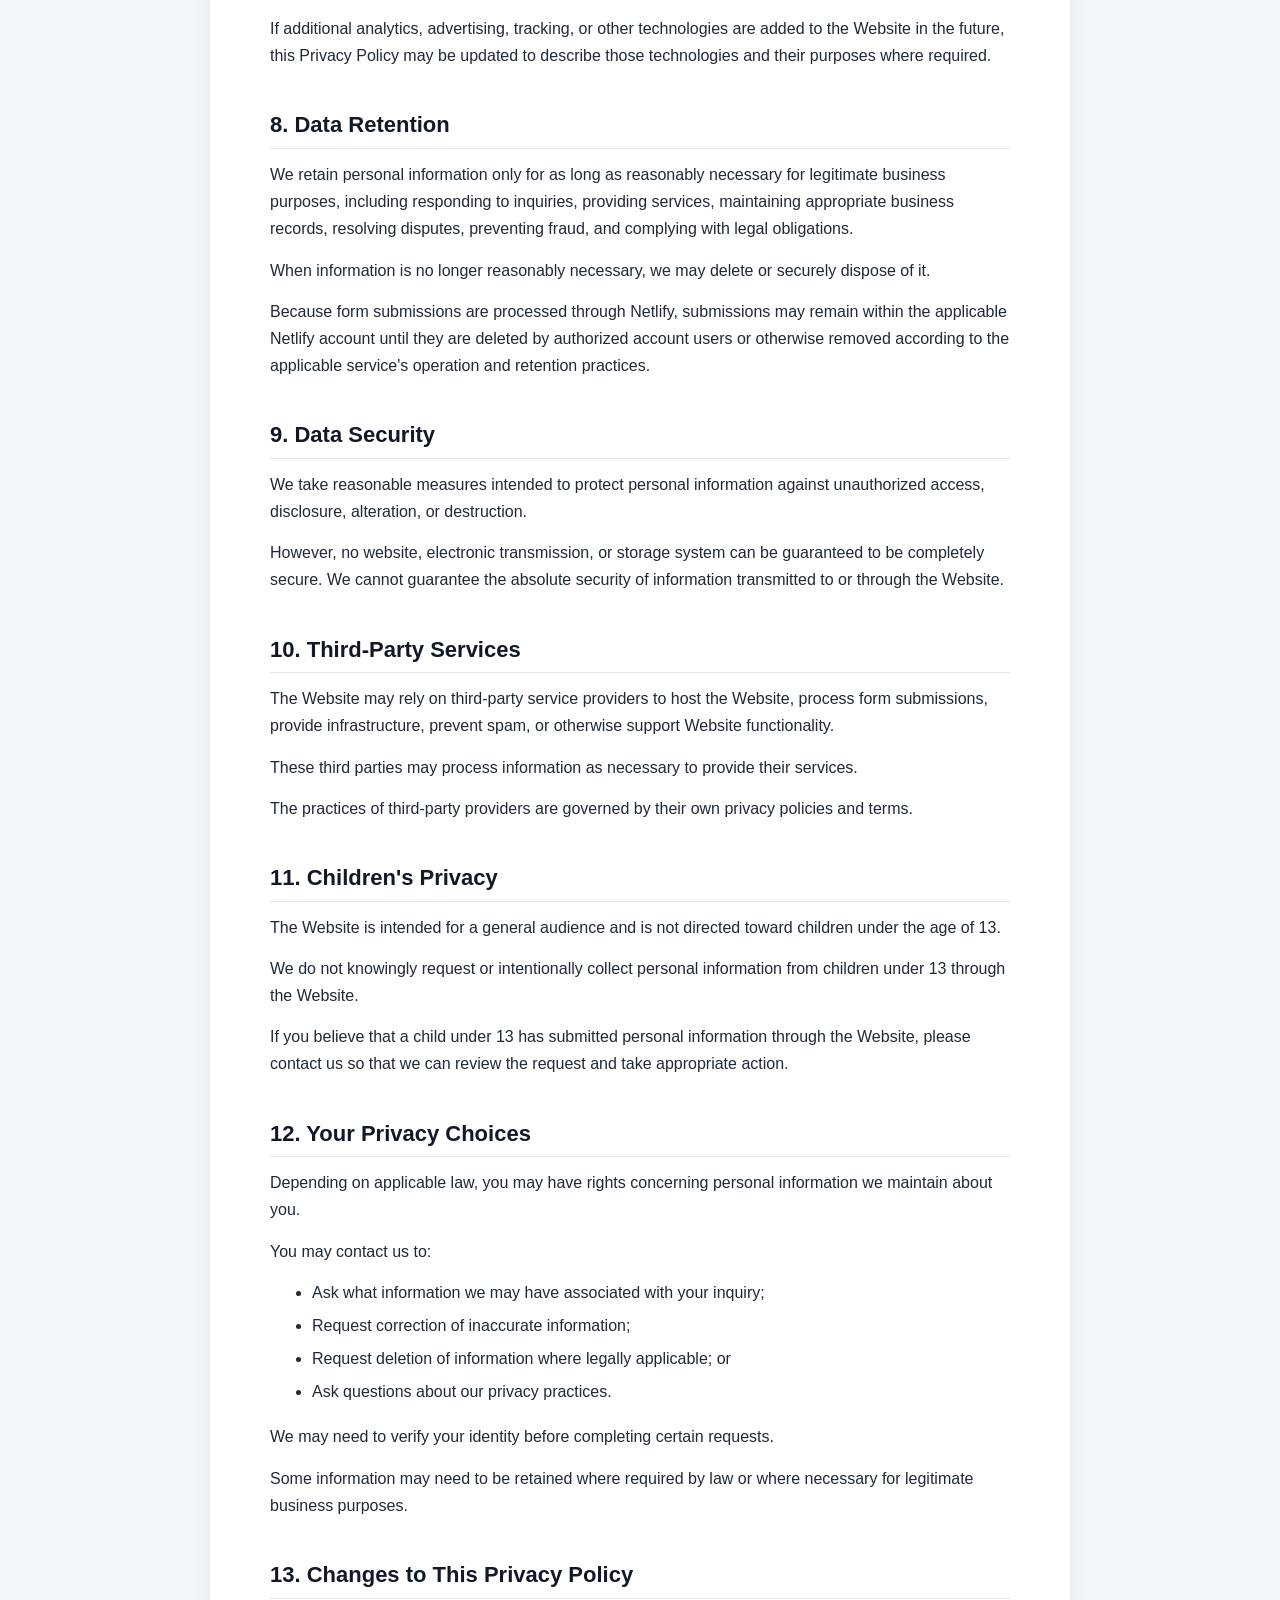
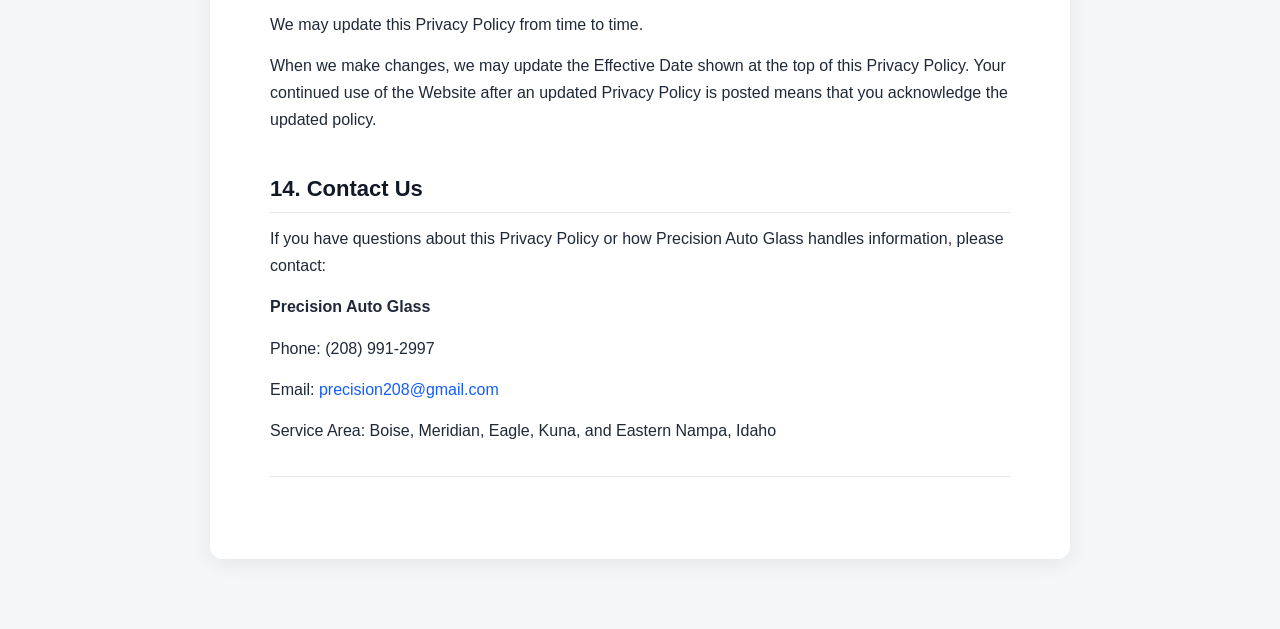
<file: privacypolicy.html>
<!DOCTYPE html>
<html lang="en">
<head>
  <meta charset="UTF-8">
  <meta name="viewport" content="width=device-width, initial-scale=1.0">
  <title>Privacy Policy | Precision Auto Glass</title>
  <style>
    * { box-sizing: border-box; }
    html { scroll-behavior: smooth; }
    body {
      margin: 0;
      font-family: Arial, Helvetica, sans-serif;
      line-height: 1.7;
      color: #1f2937;
      background: #f4f6f8;
    }
    .container {
      max-width: 900px;
      margin: 0 auto;
      padding: 40px 20px 70px;
    }
    .document {
      background: #fff;
      border-radius: 12px;
      padding: 50px 60px;
      box-shadow: 0 4px 20px rgba(0,0,0,.07);
    }
    h1 {
      margin: 0 0 10px;
      font-size: 34px;
      line-height: 1.2;
      color: #111827;
    }
    h2 {
      margin: 34px 0 12px;
      padding-top: 8px;
      font-size: 22px;
      line-height: 1.3;
      color: #111827;
      border-bottom: 1px solid #e5e7eb;
      padding-bottom: 8px;
    }
    p { margin: 0 0 14px; }
    ul {
      margin: 0 0 18px 22px;
      padding-left: 20px;
    }
    li { margin-bottom: 6px; }
    a {
      color: #155eef;
      text-decoration: none;
    }
    a:hover { text-decoration: underline; }
    hr {
      border: 0;
      border-top: 1px solid #e5e7eb;
      margin: 32px 0;
    }
    .notice {
      margin-top: 30px;
      padding: 18px 20px;
      background: #f8fafc;
      border-left: 4px solid #64748b;
      border-radius: 6px;
    }
    @media (max-width: 700px) {
      .container { padding: 20px 12px 40px; }
      .document {
        padding: 30px 22px;
        border-radius: 8px;
      }
      h1 { font-size: 28px; }
      h2 { font-size: 20px; }
    }
  </style>
</head>
<body>
  <main class="container">
    <article class="document">
      <p>Privacy Policy</p>
<p><strong>Effective Date: August 13, 2026</strong></p>
<p>Precision Auto Glass ("Precision Auto Glass," "we," "us," or "our") respects your privacy. This Privacy Policy explains how we collect, use, disclose, and protect information when you visit or use our website, <a href="https://precisionag208.com">https://precisionag208.com</a> (the "Website"), or submit a request for service through the Website.</p>
<p>By using the Website, you acknowledge the practices described in this Privacy Policy.</p>
<h2>1. Information We Collect</h2>
<p>When you voluntarily submit our quote or contact form, we may collect the following information:</p>
<ul>
<li>Full name</li>
<li>Phone number</li>
<li>Email address</li>
<li>City or service location</li>
<li>Type of windshield or glass damage</li>
<li>Insurance provider, if voluntarily provided</li>
<li>Details, questions, or other information included in your message</li>
</ul>
<p>We collect this information because it is necessary to respond to requests for quotes, answer questions, determine potential service needs, and communicate with customers.</p>
<p>We do not ask you to provide sensitive information such as Social Security numbers, driver's license numbers, passwords, payment card numbers, or medical information through the Website. Please do not submit such information through the Website.</p>
<h2>2. How We Use Information</h2>
<p>We may use information you submit to:</p>
<ul>
<li>Respond to quote and service requests;</li>
<li>Contact you by telephone, text message, or email regarding your request;</li>
<li>Determine the appropriate windshield repair service;</li>
<li>Discuss your vehicle damage and potential repair options;</li>
<li>Discuss insurance coverage or billing questions when applicable;</li>
<li>Provide, schedule, and manage services;</li>
<li>Maintain business and customer records;</li>
<li>Protect the Website and business against spam, fraud, abuse, or security threats; and</li>
<li>Comply with applicable legal obligations.</li>
</ul>
<p>We do not use information submitted through the Website for purposes unrelated to the operation of our business unless permitted or required by law or with your consent.</p>
<h2>3. How We Share Information</h2>
<p>We may share information when reasonably necessary to operate our business and respond to your request.</p>
<p>For example, information submitted through the Website may be processed by third-party technology providers that help us host or operate the Website and process form submissions.</p>
<p>Our Website uses Netlify Forms to process submissions made through the quote request form. Information submitted through that form may be stored and processed through Netlify's services. Netlify provides tools for businesses to access, export, and delete form submissions.</p>
<p>We may also disclose information:</p>
<ul>
<li>To service providers that assist us in operating our business or Website;</li>
<li>When necessary to respond to your request or provide requested services;</li>
<li>When required by law, legal process, court order, or governmental authority;</li>
<li>When reasonably necessary to protect the rights, property, or safety of Precision Auto Glass, our customers, or others; or</li>
<li>In connection with a business transfer, merger, sale, or similar transaction, where permitted by law.</li>
</ul>
<p>We do not sell personal information submitted through the Website for monetary consideration.</p>
<h2>4. Form Submissions</h2>
<p>Our quote form is intended to allow customers to request information, pricing, or service.</p>
<p>Information submitted through the form is intended for business purposes and may be reviewed by Precision Auto Glass personnel or authorized individuals assisting the business.</p>
<p>Please do not submit information that is unnecessary to your service request.</p>
<p>In particular, do not submit:</p>
<ul>
<li>Social Security numbers;</li>
<li>Driver's license numbers;</li>
<li>Credit card or bank account numbers;</li>
<li>Passwords;</li>
<li>Medical information; or</li>
<li>Other highly sensitive personal information.</li>
</ul>
<h2>5. Telephone, Text, and Email Communications</h2>
<p>If you provide your phone number or email address, Precision Auto Glass may use that information to respond to your inquiry, provide a quote, discuss service, schedule service, or communicate regarding your request.</p>
<p>Submitting a phone number or email address does not necessarily mean that Precision Auto Glass will send marketing communications. Communications may be made when reasonably necessary to respond to or fulfill your request.</p>
<p>Standard message and data rates may apply to text messages depending on your mobile carrier.</p>
<h2>6. Information Collected Automatically</h2>
<p>The Website may automatically receive certain technical information when you visit it, such as information provided by your browser, device, or hosting infrastructure.</p>
<p>This information may include technical information such as IP address, browser type, operating system, referring pages, and general information about how the Website is accessed.</p>
<p>We may use such information for security, troubleshooting, website operation, and general technical purposes.</p>
<p>We do not intentionally use the Website to collect sensitive personal information without your knowledge.</p>
<h2>7. Cookies and Similar Technologies</h2>
<p>The Website may use technologies that are necessary for the Website, hosting platform, security, or other technical functions.</p>
<p>If additional analytics, advertising, tracking, or other technologies are added to the Website in the future, this Privacy Policy may be updated to describe those technologies and their purposes where required.</p>
<h2>8. Data Retention</h2>
<p>We retain personal information only for as long as reasonably necessary for legitimate business purposes, including responding to inquiries, providing services, maintaining appropriate business records, resolving disputes, preventing fraud, and complying with legal obligations.</p>
<p>When information is no longer reasonably necessary, we may delete or securely dispose of it.</p>
<p>Because form submissions are processed through Netlify, submissions may remain within the applicable Netlify account until they are deleted by authorized account users or otherwise removed according to the applicable service's operation and retention practices.</p>
<h2>9. Data Security</h2>
<p>We take reasonable measures intended to protect personal information against unauthorized access, disclosure, alteration, or destruction.</p>
<p>However, no website, electronic transmission, or storage system can be guaranteed to be completely secure. We cannot guarantee the absolute security of information transmitted to or through the Website.</p>
<h2>10. Third-Party Services</h2>
<p>The Website may rely on third-party service providers to host the Website, process form submissions, provide infrastructure, prevent spam, or otherwise support Website functionality.</p>
<p>These third parties may process information as necessary to provide their services.</p>
<p>The practices of third-party providers are governed by their own privacy policies and terms.</p>
<h2>11. Children's Privacy</h2>
<p>The Website is intended for a general audience and is not directed toward children under the age of 13.</p>
<p>We do not knowingly request or intentionally collect personal information from children under 13 through the Website.</p>
<p>If you believe that a child under 13 has submitted personal information through the Website, please contact us so that we can review the request and take appropriate action.</p>
<h2>12. Your Privacy Choices</h2>
<p>Depending on applicable law, you may have rights concerning personal information we maintain about you.</p>
<p>You may contact us to:</p>
<ul>
<li>Ask what information we may have associated with your inquiry;</li>
<li>Request correction of inaccurate information;</li>
<li>Request deletion of information where legally applicable; or</li>
<li>Ask questions about our privacy practices.</li>
</ul>
<p>We may need to verify your identity before completing certain requests.</p>
<p>Some information may need to be retained where required by law or where necessary for legitimate business purposes.</p>
<h2>13. Changes to This Privacy Policy</h2>
<p>We may update this Privacy Policy from time to time.</p>
<p>When we make changes, we may update the Effective Date shown at the top of this Privacy Policy. Your continued use of the Website after an updated Privacy Policy is posted means that you acknowledge the updated policy.</p>
<h2>14. Contact Us</h2>
<p>If you have questions about this Privacy Policy or how Precision Auto Glass handles information, please contact:</p>
<p><strong>Precision Auto Glass</strong></p>
<p>Phone: (208) 991-2997</p>
<p>Email: <a href="mailto:precision208@gmail.com">precision208@gmail.com</a></p>
<p>Service Area: Boise, Meridian, Eagle, Kuna, and Eastern Nampa, Idaho</p>
<hr>
    </article>
  </main>
</body>
</html>
</file>
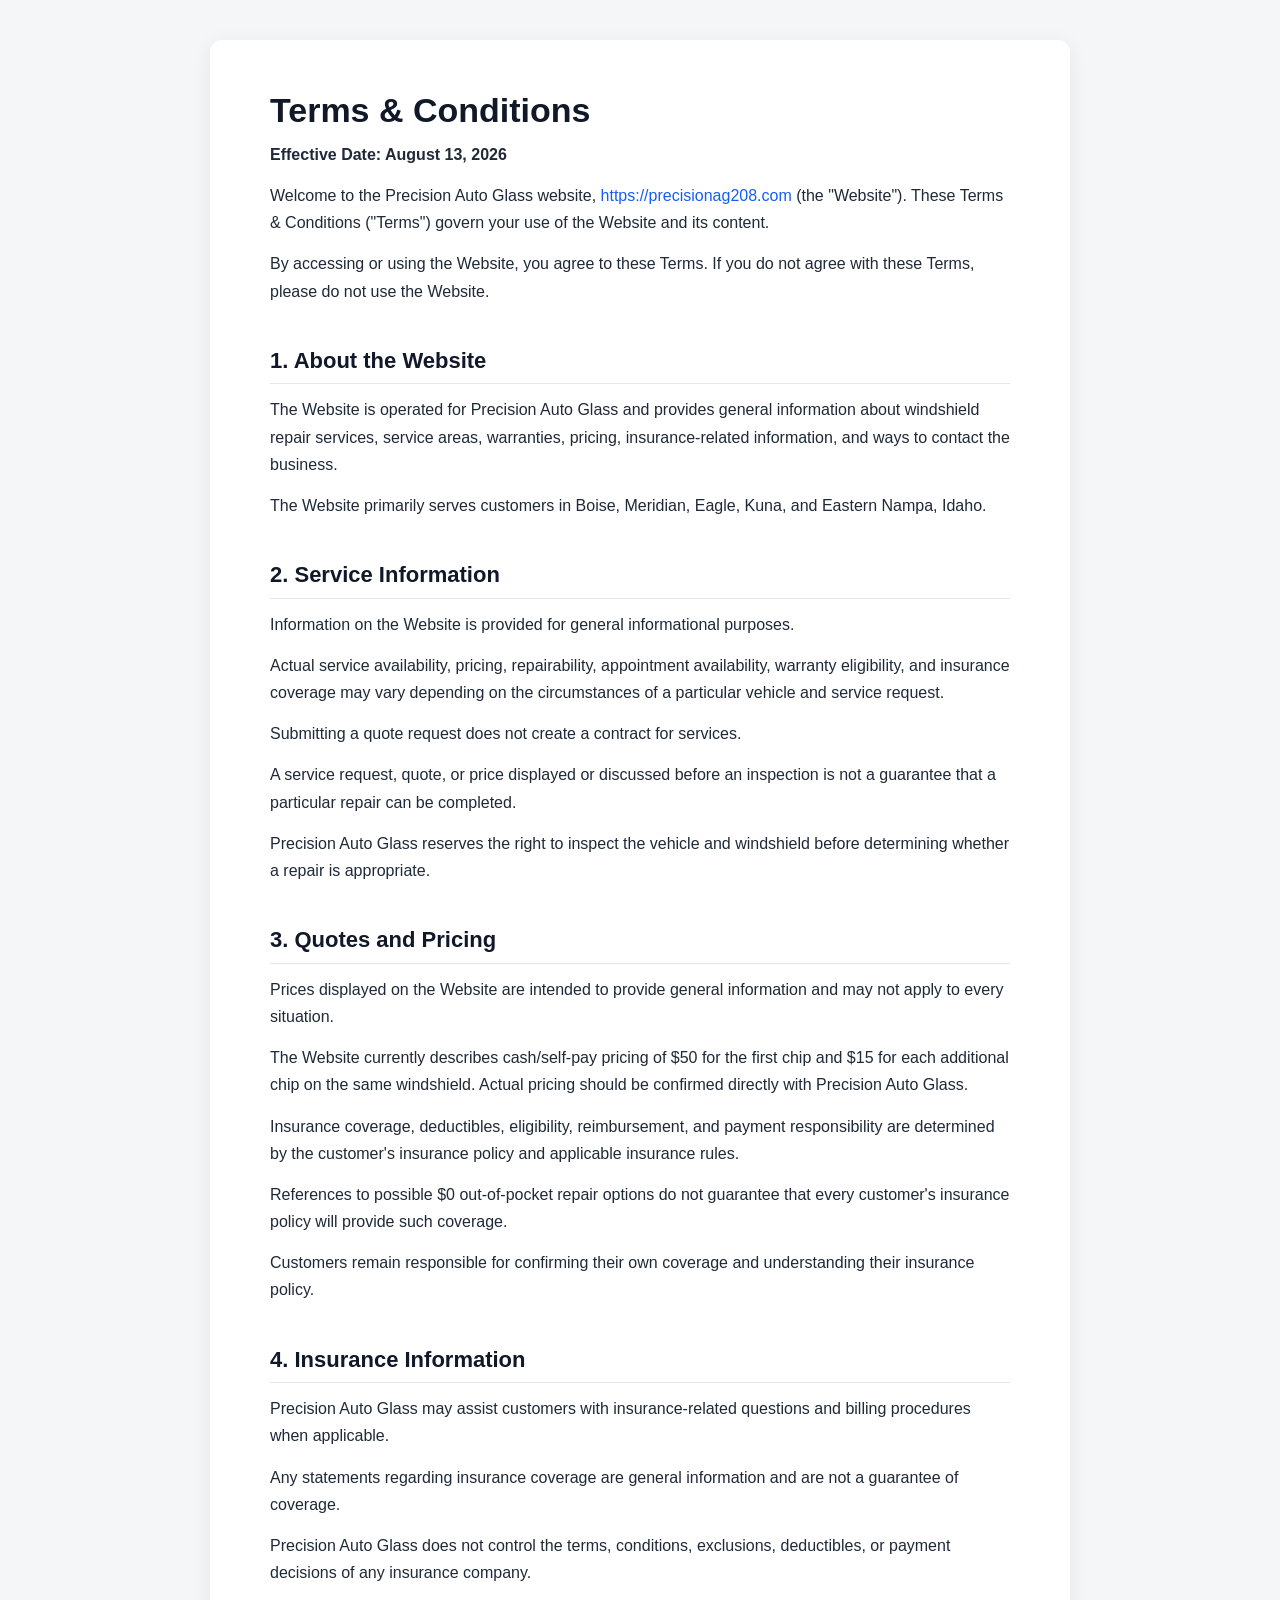
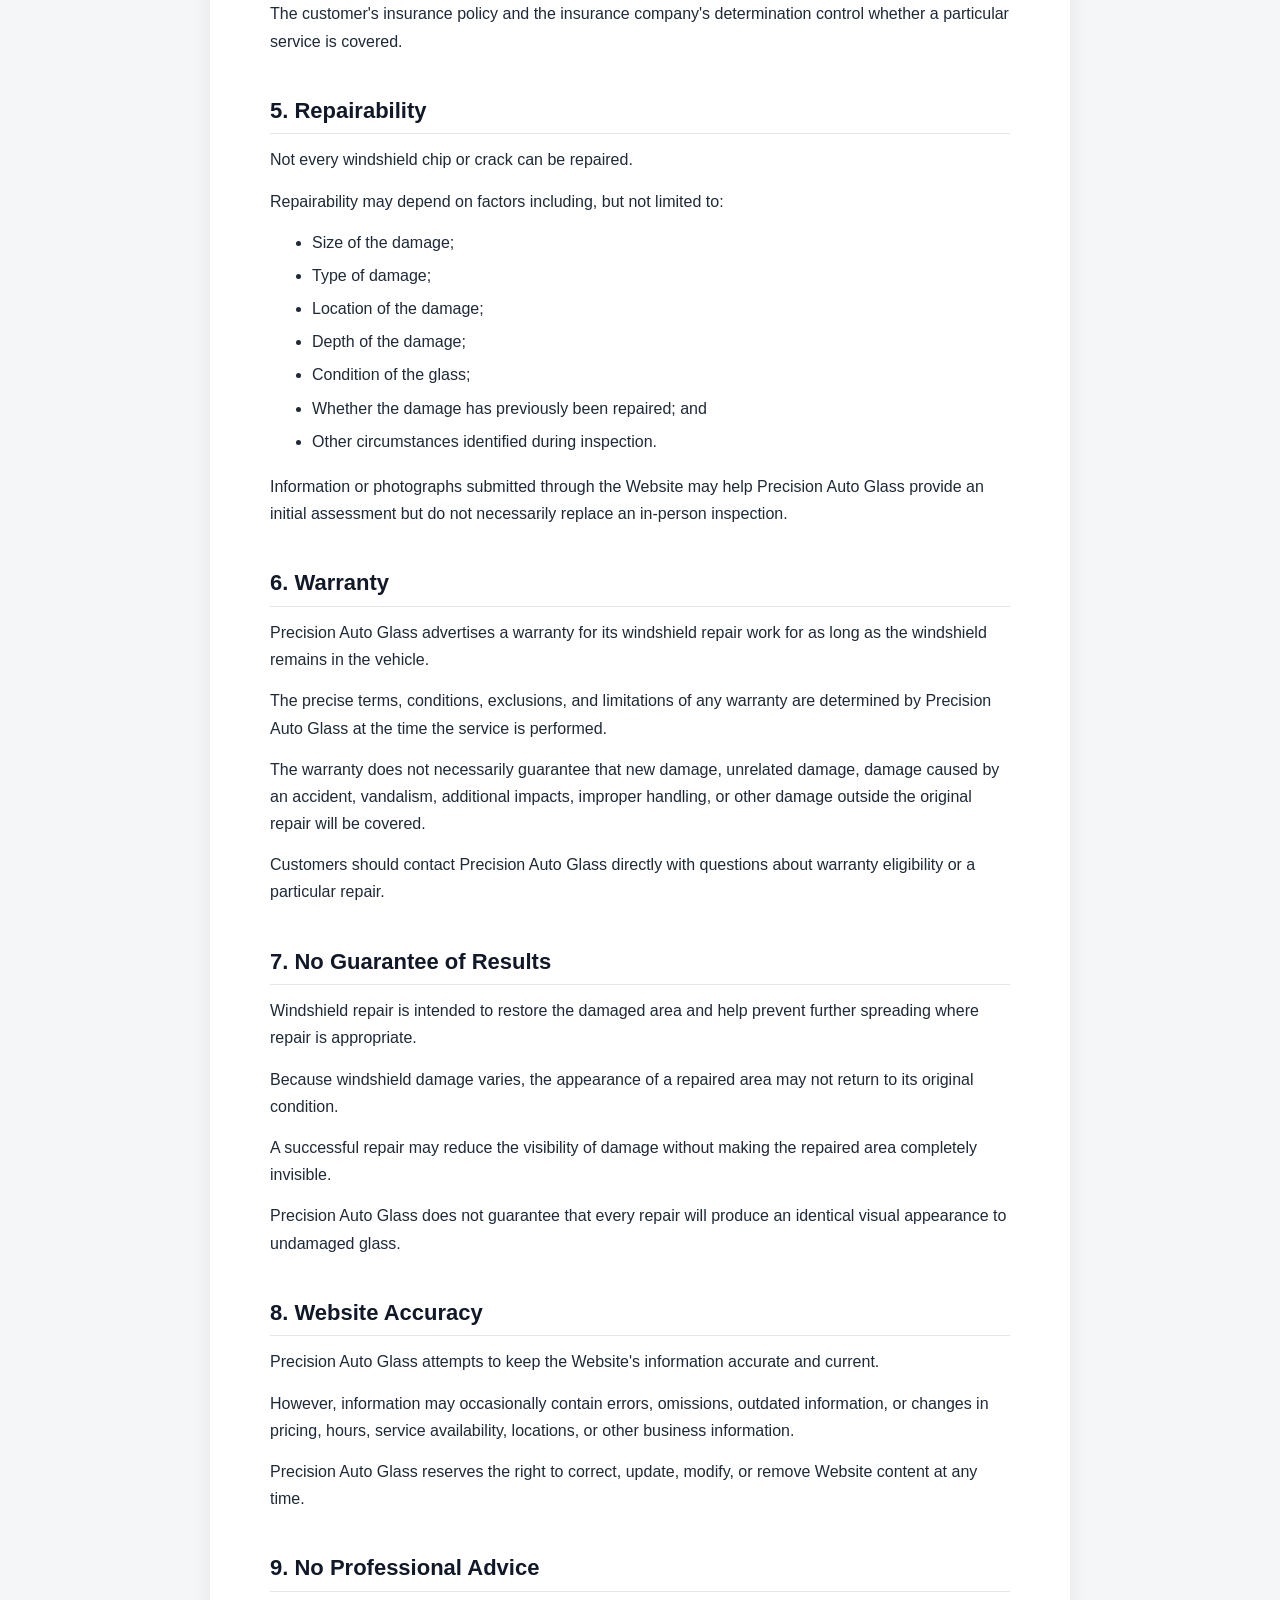
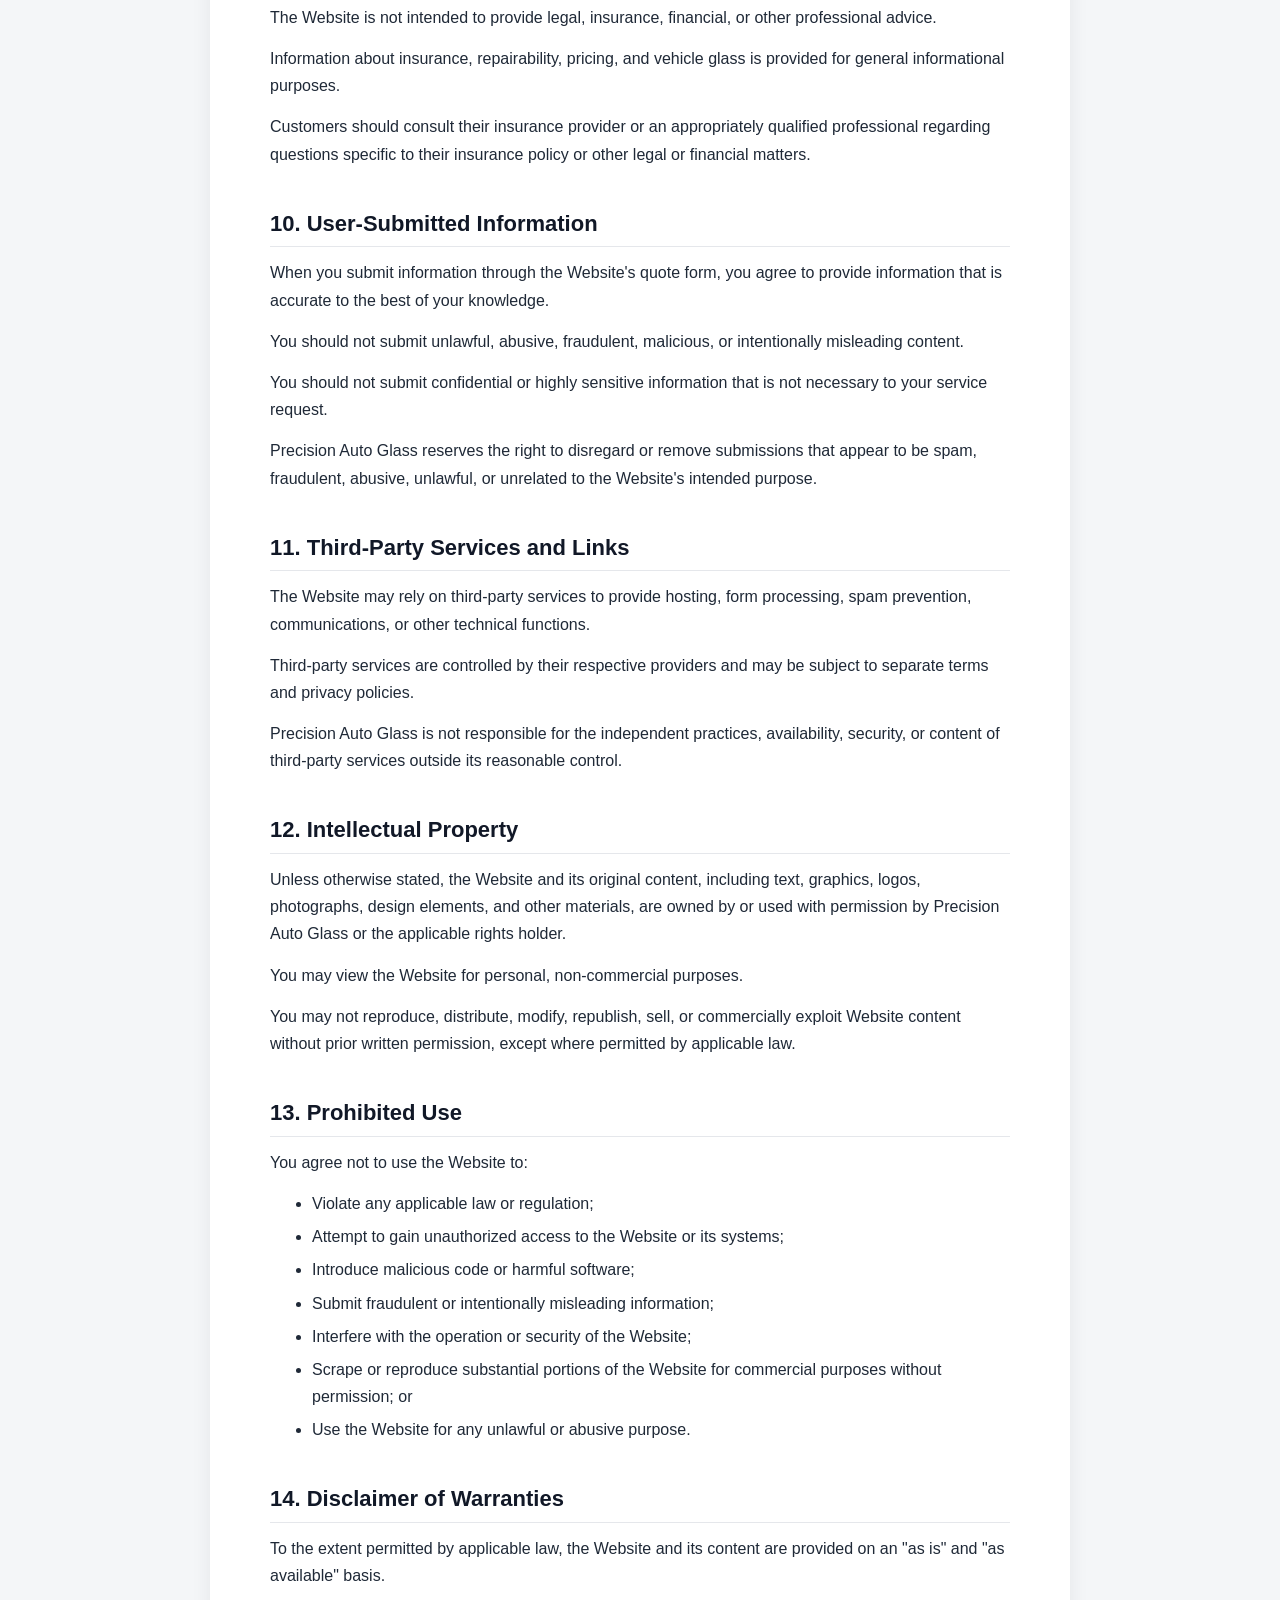
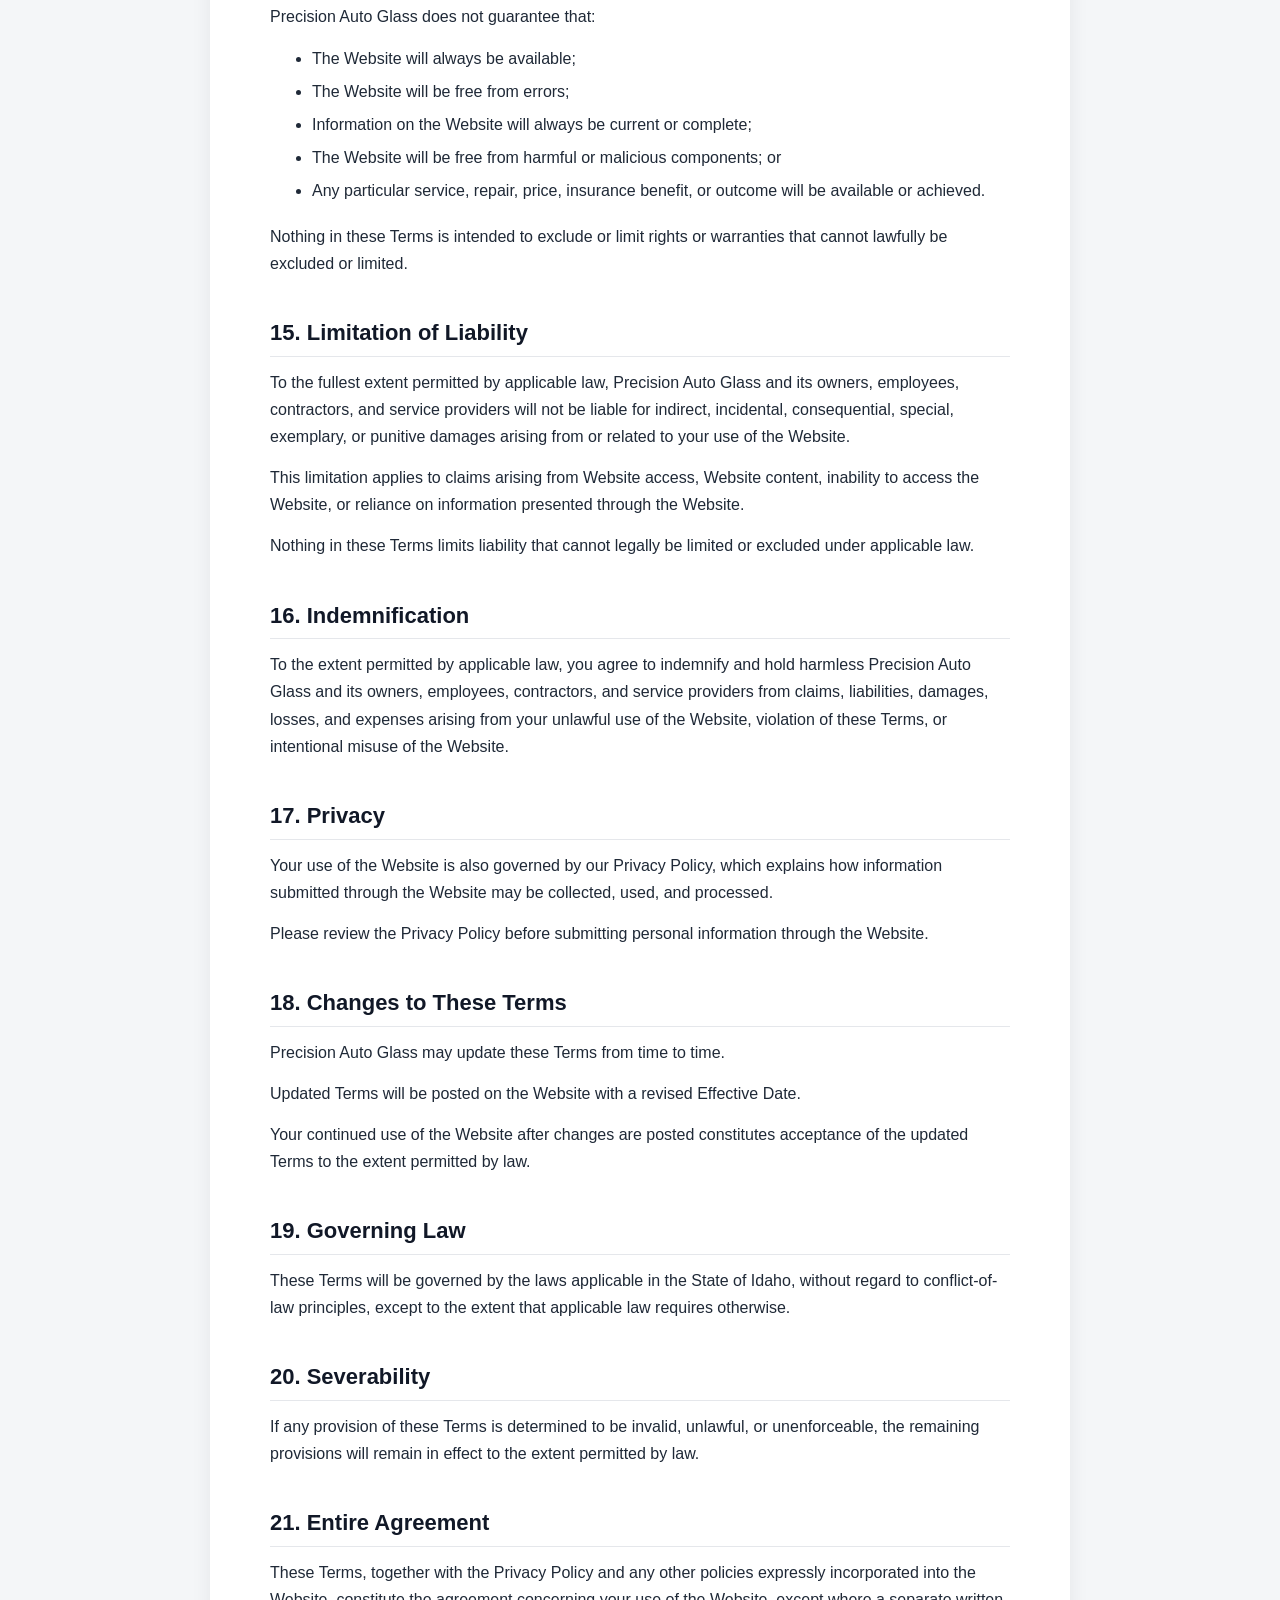
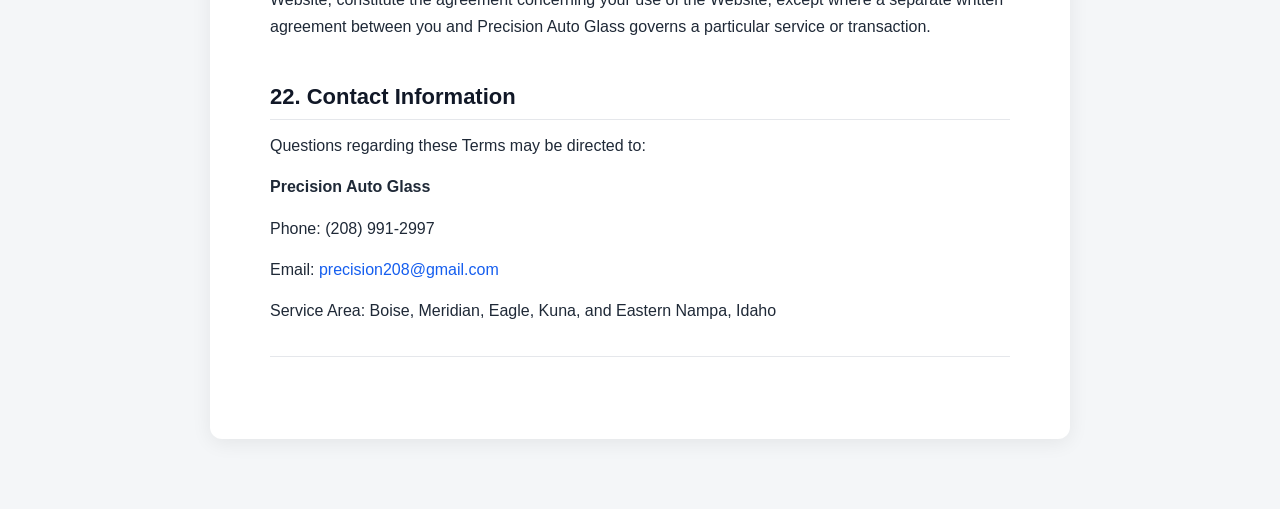
<file: terms&conditions.html>
<!DOCTYPE html>
<html lang="en">
<head>
  <meta charset="UTF-8">
  <meta name="viewport" content="width=device-width, initial-scale=1.0">
  <title>Terms &amp; Conditions | Precision Auto Glass</title>
  <style>
    * { box-sizing: border-box; }
    html { scroll-behavior: smooth; }
    body {
      margin: 0;
      font-family: Arial, Helvetica, sans-serif;
      line-height: 1.7;
      color: #1f2937;
      background: #f4f6f8;
    }
    .container {
      max-width: 900px;
      margin: 0 auto;
      padding: 40px 20px 70px;
    }
    .document {
      background: #ffffff;
      border-radius: 12px;
      padding: 50px 60px;
      box-shadow: 0 4px 20px rgba(0,0,0,0.07);
    }
    h1 {
      margin: 0 0 10px;
      font-size: 34px;
      line-height: 1.2;
      color: #111827;
    }
    h2 {
      margin: 34px 0 12px;
      padding-top: 8px;
      font-size: 22px;
      line-height: 1.3;
      color: #111827;
      border-bottom: 1px solid #e5e7eb;
      padding-bottom: 8px;
    }
    p {
      margin: 0 0 14px;
    }
    ul {
      margin: 0 0 18px 22px;
      padding-left: 20px;
    }
    li {
      margin-bottom: 6px;
    }
    a {
      color: #155eef;
      text-decoration: none;
    }
    a:hover {
      text-decoration: underline;
    }
    hr {
      border: 0;
      border-top: 1px solid #e5e7eb;
      margin: 32px 0;
    }
    .effective-date {
      color: #6b7280;
      font-size: 15px;
      margin-bottom: 30px;
    }
    .notice {
      margin-top: 30px;
      padding: 18px 20px;
      background: #f8fafc;
      border-left: 4px solid #64748b;
      border-radius: 6px;
    }
    @media (max-width: 700px) {
      .container {
        padding: 20px 12px 40px;
      }
      .document {
        padding: 30px 22px;
        border-radius: 8px;
      }
      h1 {
        font-size: 28px;
      }
      h2 {
        font-size: 20px;
      }
    }
  </style>
</head>
<body>
  <main class="container">
    <article class="document">
      <h1>Terms &amp; Conditions</h1>
<p><strong>Effective Date: August 13, 2026</strong></p>
<p>Welcome to the Precision Auto Glass website, <a href="https://precisionag208.com/">https://precisionag208.com</a> (the "Website"). These Terms &amp; Conditions ("Terms") govern your use of the Website and its content.</p>
<p>By accessing or using the Website, you agree to these Terms. If you do not agree with these Terms, please do not use the Website.</p>
<h2>1. About the Website</h2>
<p>The Website is operated for Precision Auto Glass and provides general information about windshield repair services, service areas, warranties, pricing, insurance-related information, and ways to contact the business.</p>
<p>The Website primarily serves customers in Boise, Meridian, Eagle, Kuna, and Eastern Nampa, Idaho.</p>
<h2>2. Service Information</h2>
<p>Information on the Website is provided for general informational purposes.</p>
<p>Actual service availability, pricing, repairability, appointment availability, warranty eligibility, and insurance coverage may vary depending on the circumstances of a particular vehicle and service request.</p>
<p>Submitting a quote request does not create a contract for services.</p>
<p>A service request, quote, or price displayed or discussed before an inspection is not a guarantee that a particular repair can be completed.</p>
<p>Precision Auto Glass reserves the right to inspect the vehicle and windshield before determining whether a repair is appropriate.</p>
<h2>3. Quotes and Pricing</h2>
<p>Prices displayed on the Website are intended to provide general information and may not apply to every situation.</p>
<p>The Website currently describes cash/self-pay pricing of $50 for the first chip and $15 for each additional chip on the same windshield. Actual pricing should be confirmed directly with Precision Auto Glass.</p>
<p>Insurance coverage, deductibles, eligibility, reimbursement, and payment responsibility are determined by the customer's insurance policy and applicable insurance rules.</p>
<p>References to possible $0 out-of-pocket repair options do not guarantee that every customer's insurance policy will provide such coverage.</p>
<p>Customers remain responsible for confirming their own coverage and understanding their insurance policy.</p>
<h2>4. Insurance Information</h2>
<p>Precision Auto Glass may assist customers with insurance-related questions and billing procedures when applicable.</p>
<p>Any statements regarding insurance coverage are general information and are not a guarantee of coverage.</p>
<p>Precision Auto Glass does not control the terms, conditions, exclusions, deductibles, or payment decisions of any insurance company.</p>
<p>The customer's insurance policy and the insurance company's determination control whether a particular service is covered.</p>
<h2>5. Repairability</h2>
<p>Not every windshield chip or crack can be repaired.</p>
<p>Repairability may depend on factors including, but not limited to:</p>
<ul>
<li>Size of the damage;</li>
<li>Type of damage;</li>
<li>Location of the damage;</li>
<li>Depth of the damage;</li>
<li>Condition of the glass;</li>
<li>Whether the damage has previously been repaired; and</li>
<li>Other circumstances identified during inspection.</li>
</ul>
<p>Information or photographs submitted through the Website may help Precision Auto Glass provide an initial assessment but do not necessarily replace an in-person inspection.</p>
<h2>6. Warranty</h2>
<p>Precision Auto Glass advertises a warranty for its windshield repair work for as long as the windshield remains in the vehicle.</p>
<p>The precise terms, conditions, exclusions, and limitations of any warranty are determined by Precision Auto Glass at the time the service is performed.</p>
<p>The warranty does not necessarily guarantee that new damage, unrelated damage, damage caused by an accident, vandalism, additional impacts, improper handling, or other damage outside the original repair will be covered.</p>
<p>Customers should contact Precision Auto Glass directly with questions about warranty eligibility or a particular repair.</p>
<h2>7. No Guarantee of Results</h2>
<p>Windshield repair is intended to restore the damaged area and help prevent further spreading where repair is appropriate.</p>
<p>Because windshield damage varies, the appearance of a repaired area may not return to its original condition.</p>
<p>A successful repair may reduce the visibility of damage without making the repaired area completely invisible.</p>
<p>Precision Auto Glass does not guarantee that every repair will produce an identical visual appearance to undamaged glass.</p>
<h2>8. Website Accuracy</h2>
<p>Precision Auto Glass attempts to keep the Website's information accurate and current.</p>
<p>However, information may occasionally contain errors, omissions, outdated information, or changes in pricing, hours, service availability, locations, or other business information.</p>
<p>Precision Auto Glass reserves the right to correct, update, modify, or remove Website content at any time.</p>
<h2>9. No Professional Advice</h2>
<p>The Website is not intended to provide legal, insurance, financial, or other professional advice.</p>
<p>Information about insurance, repairability, pricing, and vehicle glass is provided for general informational purposes.</p>
<p>Customers should consult their insurance provider or an appropriately qualified professional regarding questions specific to their insurance policy or other legal or financial matters.</p>
<h2>10. User-Submitted Information</h2>
<p>When you submit information through the Website's quote form, you agree to provide information that is accurate to the best of your knowledge.</p>
<p>You should not submit unlawful, abusive, fraudulent, malicious, or intentionally misleading content.</p>
<p>You should not submit confidential or highly sensitive information that is not necessary to your service request.</p>
<p>Precision Auto Glass reserves the right to disregard or remove submissions that appear to be spam, fraudulent, abusive, unlawful, or unrelated to the Website's intended purpose.</p>
<h2>11. Third-Party Services and Links</h2>
<p>The Website may rely on third-party services to provide hosting, form processing, spam prevention, communications, or other technical functions.</p>
<p>Third-party services are controlled by their respective providers and may be subject to separate terms and privacy policies.</p>
<p>Precision Auto Glass is not responsible for the independent practices, availability, security, or content of third-party services outside its reasonable control.</p>
<h2>12. Intellectual Property</h2>
<p>Unless otherwise stated, the Website and its original content, including text, graphics, logos, photographs, design elements, and other materials, are owned by or used with permission by Precision Auto Glass or the applicable rights holder.</p>
<p>You may view the Website for personal, non-commercial purposes.</p>
<p>You may not reproduce, distribute, modify, republish, sell, or commercially exploit Website content without prior written permission, except where permitted by applicable law.</p>
<h2>13. Prohibited Use</h2>
<p>You agree not to use the Website to:</p>
<ul>
<li>Violate any applicable law or regulation;</li>
<li>Attempt to gain unauthorized access to the Website or its systems;</li>
<li>Introduce malicious code or harmful software;</li>
<li>Submit fraudulent or intentionally misleading information;</li>
<li>Interfere with the operation or security of the Website;</li>
<li>Scrape or reproduce substantial portions of the Website for commercial purposes without permission; or</li>
<li>Use the Website for any unlawful or abusive purpose.</li>
</ul>
<h2>14. Disclaimer of Warranties</h2>
<p>To the extent permitted by applicable law, the Website and its content are provided on an "as is" and "as available" basis.</p>
<p>Precision Auto Glass does not guarantee that:</p>
<ul>
<li>The Website will always be available;</li>
<li>The Website will be free from errors;</li>
<li>Information on the Website will always be current or complete;</li>
<li>The Website will be free from harmful or malicious components; or</li>
<li>Any particular service, repair, price, insurance benefit, or outcome will be available or achieved.</li>
</ul>
<p>Nothing in these Terms is intended to exclude or limit rights or warranties that cannot lawfully be excluded or limited.</p>
<h2>15. Limitation of Liability</h2>
<p>To the fullest extent permitted by applicable law, Precision Auto Glass and its owners, employees, contractors, and service providers will not be liable for indirect, incidental, consequential, special, exemplary, or punitive damages arising from or related to your use of the Website.</p>
<p>This limitation applies to claims arising from Website access, Website content, inability to access the Website, or reliance on information presented through the Website.</p>
<p>Nothing in these Terms limits liability that cannot legally be limited or excluded under applicable law.</p>
<h2>16. Indemnification</h2>
<p>To the extent permitted by applicable law, you agree to indemnify and hold harmless Precision Auto Glass and its owners, employees, contractors, and service providers from claims, liabilities, damages, losses, and expenses arising from your unlawful use of the Website, violation of these Terms, or intentional misuse of the Website.</p>
<h2>17. Privacy</h2>
<p>Your use of the Website is also governed by our Privacy Policy, which explains how information submitted through the Website may be collected, used, and processed.</p>
<p>Please review the Privacy Policy before submitting personal information through the Website.</p>
<h2>18. Changes to These Terms</h2>
<p>Precision Auto Glass may update these Terms from time to time.</p>
<p>Updated Terms will be posted on the Website with a revised Effective Date.</p>
<p>Your continued use of the Website after changes are posted constitutes acceptance of the updated Terms to the extent permitted by law.</p>
<h2>19. Governing Law</h2>
<p>These Terms will be governed by the laws applicable in the State of Idaho, without regard to conflict-of-law principles, except to the extent that applicable law requires otherwise.</p>
<h2>20. Severability</h2>
<p>If any provision of these Terms is determined to be invalid, unlawful, or unenforceable, the remaining provisions will remain in effect to the extent permitted by law.</p>
<h2>21. Entire Agreement</h2>
<p>These Terms, together with the Privacy Policy and any other policies expressly incorporated into the Website, constitute the agreement concerning your use of the Website, except where a separate written agreement between you and Precision Auto Glass governs a particular service or transaction.</p>
<h2>22. Contact Information</h2>
<p>Questions regarding these Terms may be directed to:</p>
<p><strong>Precision Auto Glass</strong></p>
<p>Phone: (208) 991-2997</p>
<p>Email: <a href="mailto\:precision208@gmail.com">precision208@gmail.com</a></p>
<p>Service Area: Boise, Meridian, Eagle, Kuna, and Eastern Nampa, Idaho</p>
<hr>
    </article>
  </main>
</body>
</html>
</file>
<file: style.css>
/* ==========================================================
   PRECISION AUTO GLASS
   Clean responsive stylesheet
   ========================================================== */

:root {
  --pink: #e20684;
  --pink-dark: #c2046f;
  --pink-soft: rgba(226, 6, 132, 0.08);
  --pink-glow: rgba(226, 6, 132, 0.25);

  --charcoal: #333333;
  --charcoal-deep: #1e1e1e;
  --charcoal-card: #282828;

  --gray: #55555e;
  --gray-light: #e8e7eb;
  --gray-bg: #f8f9fa;
  --border: #e2e4e8;
  --silver: #a2a1a8;
  --white: #ffffff;

  --heading-font: "Outfit", -apple-system, BlinkMacSystemFont, "Segoe UI", sans-serif;
  --body-font: "Inter", -apple-system, BlinkMacSystemFont, "Segoe UI", sans-serif;

  --radius-sm: 6px;
  --radius-md: 12px;
  --radius-lg: 20px;
  --pill: 9999px;

  --shadow-sm: 0 2px 8px rgba(0, 0, 0, 0.06);
  --shadow-md: 0 6px 20px rgba(0, 0, 0, 0.08);
  --shadow-lg: 0 12px 36px rgba(0, 0, 0, 0.12);
  --shadow-pink: 0 8px 24px rgba(226, 6, 132, 0.3);

  --max-width: 1200px;
  --transition: all 0.25s cubic-bezier(0.4, 0, 0.2, 1);
}


/* ==========================================================
   BASE
   ========================================================== */

* {
  box-sizing: border-box;
}

html {
  scroll-behavior: smooth;
}

body {
  margin: 0;
  padding-bottom: 76px;
  color: var(--charcoal);
  background: var(--white);
  font: 400 16px/1.6 var(--body-font);
  -webkit-font-smoothing: antialiased;
}

img {
  display: block;
  max-width: 100%;
  height: auto;
}

a {
  color: inherit;
  text-decoration: none;
  transition: var(--transition);
}

ul {
  margin: 0;
  padding: 0;
  list-style: none;
}

h1,
h2,
h3,
h4,
h5,
h6 {
  margin: 0 0 0.5em;
  color: var(--charcoal);
  font-family: var(--heading-font);
  font-weight: 700;
  line-height: 1.2;
}

p {
  margin: 0 0 1em;
}

button,
input,
select,
textarea {
  font: inherit;
}

button {
  cursor: pointer;
}

a:focus-visible,
button:focus-visible,
input:focus-visible,
select:focus-visible,
textarea:focus-visible {
  outline: 3px solid var(--pink);
  outline-offset: 2px;
}

@media (prefers-reduced-motion: reduce) {
  html {
    scroll-behavior: auto;
  }

  *,
  *::before,
  *::after {
    animation-duration: 0.001ms !important;
    transition-duration: 0.001ms !important;
  }
}


/* ==========================================================
   GENERAL LAYOUT
   ========================================================== */

.container {
  width: min(100% - 40px, var(--max-width));
  margin-inline: auto;
}

.section {
  padding: 64px 0;
  scroll-margin-top: 80px;
}

.section-title {
  margin-bottom: 12px;
  text-align: center;
  font-size: 32px;
  letter-spacing: -0.02em;
}

.section-sub {
  max-width: 680px;
  margin: 0 auto 40px;
  color: var(--gray);
  text-align: center;
  font-size: 17px;
}

.eyebrow {
  display: inline-block;
  margin-bottom: 10px;
  color: var(--pink);
  font-size: 13px;
  font-weight: 700;
  letter-spacing: 0.1em;
  text-transform: uppercase;
}

.centered {
  display: block;
  text-align: center;
}


/* ==========================================================
   BUTTONS
   ========================================================== */

.btn {
  display: inline-flex;
  align-items: center;
  justify-content: center;
  gap: 10px;
  min-height: 50px;
  padding: 14px 28px;
  border: 2px solid transparent;
  border-radius: var(--radius-md);
  font-size: 16px;
  font-weight: 700;
  line-height: 1.2;
  white-space: nowrap;
  cursor: pointer;
  transition: var(--transition);
}

.btn:active {
  transform: translateY(1px);
}

.btn .icon {
  width: 20px;
  height: 20px;
  flex: 0 0 auto;
  fill: currentColor;
}

.btn-primary,
.btn-call {
  color: var(--white);
  background: var(--pink);
  box-shadow: var(--shadow-pink);
}

.btn-primary:hover,
.btn-call:hover {
  color: var(--white);
  background: var(--pink-dark);
  transform: translateY(-2px);
}

.btn-text {
  color: var(--white);
  background: var(--charcoal);
  border-color: rgba(255, 255, 255, 0.2);
}

.btn-text:hover {
  color: var(--white);
  background: var(--charcoal-deep);
  border-color: var(--pink);
  transform: translateY(-2px);
}

.btn-block {
  width: 100%;
}


/* ==========================================================
   HEADER / NAVIGATION
   ========================================================== */

.site-header {
  position: sticky;
  top: 0;
  z-index: 100;
  background: var(--white);
  border-bottom: 1px solid var(--border);
  box-shadow: var(--shadow-sm);
}

.header-inner {
  display: flex;
  align-items: center;
  justify-content: space-between;
  gap: 16px;
  min-height: 72px;
}

.logo {
  display: flex;
  align-items: center;
}

.logo-img {
  width: auto;
  height: 48px;
  object-fit: contain;
}

.header-actions {
  display: flex;
  align-items: center;
  gap: 10px;
}

.header-call-btn,
.header-text-btn {
  display: none;
}

.nav-toggle {
  display: flex;
  width: 44px;
  height: 44px;
  padding: 10px;
  flex-direction: column;
  justify-content: center;
  gap: 5px;
  background: transparent;
  border: 1px solid var(--border);
  border-radius: var(--radius-sm);
}

.nav-toggle span {
  display: block;
  width: 100%;
  height: 2px;
  background: var(--charcoal);
  transition: var(--transition);
}

.primary-nav {
  position: fixed;
  top: 72px;
  left: 0;
  right: 0;
  z-index: 99;
  max-height: 0;
  overflow: hidden;
  background: var(--white);
  border-bottom: 1px solid var(--border);
  box-shadow: var(--shadow-md);
  transition: max-height 0.3s ease;
}

.primary-nav.is-open {
  max-height: 420px;
}

.primary-nav ul {
  display: flex;
  flex-direction: column;
  padding: 12px 20px 16px;
}

.primary-nav a {
  display: block;
  padding: 12px 0;
  color: var(--charcoal);
  border-bottom: 1px solid var(--gray-bg);
  font-weight: 600;
}

.primary-nav a:hover {
  color: var(--pink);
}


/* ==========================================================
   HERO
   ========================================================== */

.hero {
  position: relative;
  overflow: hidden;
  padding: 48px 0;
  color: var(--white);
  background: linear-gradient(135deg, var(--charcoal-deep), var(--charcoal));
}

.hero::before {
  content: "";
  position: absolute;
  top: -100px;
  right: -100px;
  width: 450px;
  height: 450px;
  background: radial-gradient(
    circle,
    var(--pink-glow),
    transparent 70%
  );
  pointer-events: none;
}

.hero-inner {
  position: relative;
  z-index: 1;
  display: flex;
  flex-direction: column;
  gap: 36px;
}

.hero h1 {
  margin-bottom: 16px;
  color: var(--white);
  font-size: 34px;
  letter-spacing: -0.02em;
}

.hero-sub {
  max-width: 580px;
  margin-bottom: 22px;
  color: #d1d5db;
  font-size: 18px;
}

.hero-ctas {
  display: flex;
  flex-direction: column;
  gap: 10px;
  margin-bottom: 24px;
}

.hero-badges {
  display: flex;
  flex-direction: column;
  gap: 9px;
  padding-top: 18px;
  border-top: 1px solid rgba(255, 255, 255, 0.1);
}

.hero-badges li {
  display: flex;
  align-items: flex-start;
  gap: 9px;
  color: #e5e7eb;
  font-size: 14px;
  font-weight: 500;
}

.hero-badges li svg {
  width: 19px;
  height: 19px;
  flex: 0 0 auto;
  margin-top: 2px;
  fill: var(--pink);
}

.hero-media {
  position: relative;
}

.hero-media img {
  width: 100%;
  border: 3px solid rgba(255, 255, 255, 0.1);
  border-radius: var(--radius-lg);
  box-shadow: var(--shadow-lg);
  object-fit: cover;
}

.hero-floating-badge {
  position: absolute;
  left: 16px;
  bottom: -18px;
  display: flex;
  align-items: center;
  gap: 10px;
  padding: 12px 16px;
  color: var(--charcoal);
  background: var(--white);
  border-left: 4px solid var(--pink);
  border-radius: var(--radius-md);
  box-shadow: var(--shadow-lg);
}

.floating-icon {
  display: grid;
  width: 34px;
  height: 34px;
  flex: 0 0 auto;
  place-items: center;
  background: var(--pink-soft);
  border-radius: 50%;
}

.floating-text {
  display: flex;
  flex-direction: column;
}

.floating-text strong {
  font-size: 14px;
}

.floating-text span {
  color: var(--gray);
  font-size: 12px;
}


/* ==========================================================
   KIOSK LOCATIONS
   ========================================================== */

.kiosk-locations {
  background: var(--gray-bg);
}

.locations-grid {
  display: grid;
  grid-template-columns: 1fr;
  gap: 18px;
}

.location-card {
  display: flex;
  flex-direction: column;
  padding: 26px 22px;
  background: var(--white);
  border: 1px solid var(--border);
  border-radius: var(--radius-lg);
  box-shadow: var(--shadow-sm);
  transition: var(--transition);
}

.location-card:hover {
  border-color: rgba(226, 6, 132, 0.3);
  box-shadow: var(--shadow-md);
  transform: translateY(-4px);
}

.location-card-icon {
  display: grid;
  width: 48px;
  height: 48px;
  margin-bottom: 16px;
  place-items: center;
  color: var(--pink);
  background: var(--pink-soft);
  border-radius: var(--radius-md);
}

.location-card-icon svg {
  width: 25px;
  height: 25px;
  fill: currentColor;
}

.location-card h3 {
  margin-bottom: 8px;
  font-size: 20px;
}

.location-card p {
  margin-bottom: 18px;
  color: var(--gray);
  font-size: 15px;
  line-height: 1.6;
}

.location-map-link {
  margin-top: auto;
  color: var(--pink);
  font-size: 14px;
  font-weight: 700;
}

.location-map-link:hover {
  color: var(--pink-dark);
  text-decoration: underline;
}


/* ==========================================================
   SERVICES
   ========================================================== */

.services {
  background: var(--white);
}

.card-grid {
  display: grid;
  grid-template-columns: 1fr;
  gap: 18px;
}

.card {
  display: flex;
  flex-direction: column;
  padding: 24px 20px;
  background: var(--white);
  border: 1px solid var(--border);
  border-radius: var(--radius-md);
  box-shadow: var(--shadow-sm);
  transition: var(--transition);
}

.card:hover {
  border-color: rgba(226, 6, 132, 0.3);
  box-shadow: var(--shadow-md);
  transform: translateY(-4px);
}

.card-icon {
  display: grid;
  width: 48px;
  height: 48px;
  margin-bottom: 16px;
  place-items: center;
  color: var(--pink);
  background: var(--pink-soft);
  border-radius: var(--radius-md);
}

.card-icon svg {
  width: 25px;
  height: 25px;
  fill: currentColor;
}

.card h3 {
  margin-bottom: 8px;
  font-size: 19px;
}

.card p {
  margin-bottom: 0;
  color: var(--gray);
  font-size: 15px;
}

.service-disclaimer-box {
  display: flex;
  align-items: flex-start;
  gap: 12px;
  margin-top: 28px;
  padding: 18px;
  background: var(--gray-bg);
  border-left: 4px solid var(--pink);
  border-radius: var(--radius-sm);
}

.service-disclaimer-box svg {
  width: 22px;
  height: 22px;
  flex: 0 0 auto;
  margin-top: 2px;
  fill: var(--pink);
}

.service-disclaimer-box p {
  margin: 0;
  color: var(--charcoal);
  font-size: 14px;
}


/* ==========================================================
   HOW IT WORKS
   ========================================================== */

.how-it-works {
  color: var(--white);
  background: var(--charcoal-deep);
}

.how-it-works .section-title {
  color: var(--white);
}

.how-it-works .section-sub {
  color: var(--silver);
}

.how-it-works-content {
  display: grid;
  grid-template-columns: 1fr;
  gap: 36px;
  align-items: center;
}

.steps-grid {
  display: flex;
  flex-direction: column;
  gap: 14px;
}

.step-card {
  padding: 22px 20px;
  background: var(--charcoal-card);
  border: 1px solid rgba(255, 255, 255, 0.08);
  border-radius: var(--radius-md);
  transition: var(--transition);
}

.step-card:hover {
  border-color: var(--pink);
  transform: translateY(-3px);
}

.step-number {
  margin-bottom: 10px;
  color: var(--pink);
  font: 800 38px/1 var(--heading-font);
}

.step-card h3 {
  margin-bottom: 7px;
  color: var(--white);
  font-size: 19px;
}

.step-card p {
  margin: 0;
  color: var(--silver);
  font-size: 14px;
}


/* ==========================================================
   BEFORE & AFTER SLIDER
   ========================================================== */

.before-after-section {
  width: 100%;
  text-align: center;
}

.before-after-header {
  margin-bottom: 16px;
}

.before-after-header h3 {
  margin-bottom: 5px;
  color: var(--white);
  font-size: 23px;
}

.before-after-header p {
  margin: 0;
  color: var(--silver);
  font-size: 14px;
}

.before-after-slider {
  position: relative;
  width: 100%;
  max-width: 600px;
  height: 360px;
  margin: 0 auto;
  overflow: hidden;
  background: var(--charcoal-card);
  border: 2px solid rgba(255, 255, 255, 0.1);
  border-radius: var(--radius-lg);
  box-shadow: var(--shadow-lg);
  user-select: none;
  touch-action: none;
}

.before-after-slider > .after-image,
.before-image {
  position: absolute;
  inset: 0;
  width: 100%;
  height: 100%;
  object-fit: cover;
}

.before-image-wrapper {
  position: absolute;
  top: 0;
  left: 0;
  z-index: 2;
  width: 50%;
  height: 100%;
  overflow: hidden;
}

.before-image-wrapper .before-image {
  width: 600px;
  max-width: none;
}

.slider-line {
  position: absolute;
  top: 0;
  bottom: 0;
  left: 50%;
  z-index: 4;
  width: 3px;
  background: var(--white);
  transform: translateX(-50%);
  pointer-events: none;
  box-shadow: 0 0 8px rgba(0, 0, 0, 0.3);
}

.slider-button {
  position: absolute;
  top: 50%;
  left: 50%;
  display: flex;
  align-items: center;
  justify-content: center;
  width: 50px;
  height: 50px;
  gap: 2px;
  color: var(--white);
  background: var(--pink);
  border-radius: 50%;
  box-shadow: var(--shadow-pink);
  transform: translate(-50%, -50%);
  font-size: 27px;
  font-weight: 700;
}

.slider-label {
  position: absolute;
  top: 16px;
  z-index: 5;
  padding: 6px 12px;
  color: var(--white);
  background: rgba(0, 0, 0, 0.65);
  border-radius: var(--pill);
  font-size: 11px;
  font-weight: 800;
  letter-spacing: 0.08em;
  pointer-events: none;
}

.before-label {
  left: 16px;
}

.after-label {
  right: 16px;
}

.slider-input {
  position: absolute;
  inset: 0;
  z-index: 10;
  width: 100%;
  height: 100%;
  margin: 0;
  opacity: 0;
  cursor: ew-resize;
}


/* ==========================================================
   ABOUT
   ========================================================== */

.about {
  background: var(--gray-bg);
}

.about-inner {
  display: flex;
  flex-direction: column;
  gap: 36px;
}

.about-media img {
  width: 100%;
  border: 1px solid var(--border);
  border-radius: var(--radius-lg);
  box-shadow: var(--shadow-md);
  object-fit: cover;
}

.about-copy h2,
.contact-info h2 {
  margin-bottom: 14px;
  font-size: 32px;
}

.about-copy p {
  color: var(--gray);
  font-size: 16px;
  line-height: 1.7;
}

.about-highlights {
  display: grid;
  grid-template-columns: repeat(2, 1fr);
  gap: 12px;
  margin-top: 20px;
}

.about-highlight-item {
  padding: 14px;
  background: var(--white);
  border: 1px solid var(--border);
  border-radius: var(--radius-md);
}

.about-highlight-item strong {
  display: block;
  color: var(--pink);
  font: 800 17px/1.25 var(--heading-font);
}

.about-highlight-item span {
  color: var(--gray);
  font-size: 12px;
}


/* ==========================================================
   REVIEWS
   ========================================================== */

.reviews {
  background: var(--white);
}

.google-trust-badge {
  margin-bottom: 30px;
  text-align: center;
}

.google-rating-box {
  display: inline-flex;
  align-items: center;
  gap: 10px;
  padding: 9px 20px;
  background: var(--gray-bg);
  border: 1px solid var(--border);
  border-radius: var(--pill);
  font-size: 14px;
  font-weight: 600;
}

.google-rating-box .stars {
  color: #f59e0b;
  letter-spacing: 2px;
}

.reviews-grid {
  display: grid;
  grid-template-columns: 1fr;
  gap: 18px;
}

.review-card {
  display: flex;
  flex-direction: column;
  padding: 22px;
  background: var(--white);
  border: 1px solid var(--border);
  border-radius: var(--radius-lg);
  box-shadow: var(--shadow-sm);
  transition: var(--transition);
}

.review-card:hover {
  border-color: rgba(226, 6, 132, 0.25);
  box-shadow: var(--shadow-md);
  transform: translateY(-3px);
}

.review-card-top {
  display: flex;
  align-items: center;
  gap: 12px;
}

.review-avatar {
  display: grid;
  width: 44px;
  height: 44px;
  flex: 0 0 auto;
  place-items: center;
  color: var(--pink);
  background: var(--pink-soft);
  border-radius: 50%;
  font: 800 19px var(--heading-font);
}

.review-author strong {
  color: var(--charcoal);
  font: 600 16px var(--heading-font);
}

.review-stars {
  margin-top: 16px;
  color: #f59e0b;
  font-size: 17px;
  letter-spacing: 2px;
  line-height: 1;
}

.review-text {
  margin: 16px 0 0;
  color: var(--gray);
  font-size: 14.5px;
  line-height: 1.7;
}

.review-source {
  margin-top: auto;
  padding-top: 18px;
  color: var(--gray);
  font-size: 12px;
  font-weight: 700;
}

.reviews-cta {
  margin-top: 28px;
  color: var(--gray);
  text-align: center;
  font-size: 15px;
}

.reviews-cta p {
  margin: 0;
}

.reviews-cta strong {
  color: var(--charcoal);
}


/* ==========================================================
   FAQ
   ========================================================== */

.faq {
  background: var(--gray-bg);
}

.accordion {
  max-width: 800px;
  margin: 0 auto;
}

.accordion-item {
  margin-bottom: 10px;
  overflow: hidden;
  background: var(--white);
  border: 1px solid var(--border);
  border-radius: var(--radius-md);
  box-shadow: var(--shadow-sm);
}

.accordion-trigger {
  display: flex;
  align-items: center;
  justify-content: space-between;
  width: 100%;
  gap: 16px;
  padding: 18px 20px;
  color: var(--charcoal);
  background: transparent;
  border: 0;
  text-align: left;
  font: 700 16px var(--heading-font);
}

.accordion-icon {
  display: grid;
  width: 28px;
  height: 28px;
  flex: 0 0 auto;
  place-items: center;
  color: var(--pink);
  background: var(--pink-soft);
  border-radius: 50%;
  font-size: 18px;
  font-weight: 700;
  transition: transform 0.25s ease;
}

.accordion-trigger[aria-expanded="true"] .accordion-icon {
  color: var(--white);
  background: var(--pink);
  transform: rotate(45deg);
}

.accordion-panel {
  max-height: 0;
  overflow: hidden;
  transition: max-height 0.3s cubic-bezier(0.4, 0, 0.2, 1);
}

.accordion-panel p {
  margin: 0;
  padding: 0 20px 18px;
  color: var(--gray);
  font-size: 14.5px;
}



.accordion-trigger:hover {
  color: var(--pink);
  background: var(--pink-soft);
}

.accordion-trigger[aria-expanded="true"] {
  color: var(--pink);
}

/* ==========================================================
   CONTACT / QUESTION FORM
   ========================================================== */

.contact {
  background: var(--white);
}

.contact-inner {
  display: flex;
  flex-direction: column;
  gap: 40px;
}

.contact-details {
  display: flex;
  flex-direction: column;
  gap: 18px;
  margin-top: 24px;
}

.contact-details li {
  display: flex;
  flex-direction: column;
  gap: 3px;
}

.contact-details strong {
  color: var(--pink);
  font-size: 12px;
  font-weight: 800;
  letter-spacing: 0.08em;
  text-transform: uppercase;
}

.contact-details .phone-link {
  color: var(--charcoal);
  font: 800 23px var(--heading-font);
}

.contact-details .phone-link:hover {
  color: var(--pink);
}

.contact-details .email-link {
  color: var(--pink);
  font-size: 16px;
  font-weight: 600;
}

.contact-cta-buttons {
  display: flex;
  flex-wrap: wrap;
  gap: 10px;
  margin-top: 16px;
}

.quote-form {
  padding: 28px 22px;
  background: var(--white);
  border: 1px solid var(--border);
  border-radius: var(--radius-lg);
  box-shadow: var(--shadow-lg);
}

.quote-form h3 {
  margin-bottom: 7px;
  font-size: 23px;
}

.quote-form-sub {
  margin-bottom: 20px;
  color: var(--gray);
  font-size: 14px;
}

.form-grid {
  display: grid;
  grid-template-columns: 1fr;
  gap: 14px;
}

.form-grid-spaced,
.form-row-spaced {
  margin-top: 14px;
}

.form-row {
  display: flex;
  flex-direction: column;
}

.form-row label {
  margin-bottom: 6px;
  color: var(--charcoal);
  font-size: 13px;
  font-weight: 700;
}

.form-row input,
.form-row select,
.form-row textarea {
  width: 100%;
  padding: 12px 14px;
  color: var(--charcoal);
  background: var(--white);
  border: 1px solid var(--border);
  border-radius: var(--radius-md);
  font-size: 15px;
  transition: var(--transition);
}

.form-row input:focus,
.form-row select:focus,
.form-row textarea:focus {
  outline: none;
  border-color: var(--pink);
  box-shadow: 0 0 0 3px var(--pink-soft);
}

.form-row textarea {
  resize: vertical;
}

.form-submit {
  margin-top: 18px;
}

.form-note {
  min-height: 20px;
  margin: 12px 0 0;
  color: var(--charcoal);
  text-align: center;
  font-size: 14px;
  font-weight: 600;
}


/* ==========================================================
   MOBILE CALL / TEXT BAR
   ========================================================== */

.mobile-call-bar {
  position: fixed;
  right: 0;
  bottom: 0;
  left: 0;
  z-index: 90;
  display: flex;
  gap: 8px;
  padding: 9px 14px calc(9px + env(safe-area-inset-bottom));
  background: var(--white);
  border-top: 1px solid var(--border);
  box-shadow: 0 -4px 16px rgba(0, 0, 0, 0.1);
}

.mobile-call-bar .btn {
  flex: 1;
  min-height: 46px;
  padding: 10px 12px;
  font-size: 14px;
}


/* ==========================================================
   FOOTER
   ========================================================== */

.site-footer {
  color: var(--silver);
  background: var(--charcoal-deep);
}

.footer-inner {
  display: grid;
  grid-template-columns: 1fr;
  gap: 30px;
  padding: 52px 20px 34px;
}

.footer-col h4 {
  margin-bottom: 12px;
  color: var(--white);
  font-size: 15px;
  letter-spacing: 0.06em;
  text-transform: uppercase;
}

.footer-col ul li {
  padding: 5px 0;
  font-size: 14px;
}

.footer-col a:hover {
  color: var(--pink);
}

.footer-brand .logo-img {
  height: 44px;
  margin-bottom: 12px;
}

.footer-logo {
  padding: 6px;
  background: var(--white);
  border-radius: 6px;
}

.footer-brand p {
  max-width: 430px;
  margin: 0;
  color: var(--silver);
  font-size: 14px;
}

.footer-bottom {
  padding: 18px 0;
  border-top: 1px solid rgba(255, 255, 255, 0.08);
}

.footer-bottom p {
  margin: 0;
  color: var(--silver);
  text-align: center;
  font-size: 12.5px;
}


/* ==========================================================
   RESPONSIVE LAYOUT
   ========================================================== */


/* ---------- Small tablets ---------- */

@media (min-width: 640px) and (max-width: 767px) {

  .hero-ctas {
    flex-direction: column;
    width: 100%;
  }

  .hero-ctas .btn {
    width: 100%;
    max-width: 100%;
  }

  .card-grid {
    grid-template-columns: repeat(2, 1fr);
  }

  .about-highlights {
    gap: 16px;
  }

  .footer-inner {
    grid-template-columns: repeat(2, 1fr);
  }

  .form-grid-2 {
    grid-template-columns: repeat(2, 1fr);
  }
}


/* ---------- Desktop/tablet ---------- */

@media (min-width: 768px) {

  .section {
    padding: 78px 0;
  }

  .section-title {
    font-size: 38px;
  }

  .reviews-grid {
    grid-template-columns: repeat(2, 1fr);
  }

  .before-after-slider {
    height: 400px;
  }

  .locations-grid {
    grid-template-columns: repeat(3, 1fr);
  }
}


/* ---------- Large desktop ---------- */

@media (min-width: 960px) {

  body {
    padding-bottom: 0;
  }

  .section {
    padding: 96px 0;
  }

  .nav-toggle,
  .mobile-call-bar {
    display: none;
  }

  .primary-nav {
    position: static;
    z-index: auto;
    max-height: none;
    overflow: visible;
    flex: 1;
    margin: 0 36px;
    background: transparent;
    border: 0;
    box-shadow: none;
  }

  .primary-nav ul {
    flex-direction: row;
    align-items: center;
    justify-content: space-between;
    padding: 0;
  }

  .primary-nav a {
    padding: 0;
    border: 0;
    font-size: 15px;
  }


  /* ----------------------------------------------------------
     DESKTOP HEADER CALL / TEXT

     Phone number = pink text only.
     Normal arrow cursor.
     ---------------------------------------------------------- */

  .header-actions .header-call-btn,
  .header-actions a.header-call-btn.btn,
  .header-actions a.header-call-btn.btn-call {
    display: inline !important;
    min-height: auto !important;
    width: auto !important;
    padding: 0 !important;

    color: var(--pink) !important;
    background: transparent !important;
    border: 0 !important;
    border-radius: 0 !important;
    box-shadow: none !important;

    font-size: 17px !important;
    font-weight: 700 !important;
    line-height: 1.2 !important;

    white-space: nowrap;
    text-decoration: none !important;
    transform: none !important;

    cursor: default !important;
  }



  .header-actions .header-call-btn .icon,
  .header-actions a.header-call-btn .icon {
    display: none !important;
  }

  .header-actions .header-text-btn {
    display: inline;
    min-height: auto;
    padding: 0;
    color: var(--gray);
    background: transparent;
    border: 0;
    box-shadow: none;
    font-size: 14px;
    font-weight: 600;
    white-space: nowrap;
  }

  .header-actions .header-text-btn .icon {
    display: none;
  }

  .header-actions .header-text-btn:hover {
    color: var(--charcoal);
    background: transparent;
    border: 0;
    box-shadow: none;
    transform: none;
  }


  /* ----------------------------------------------------------
     DESKTOP HERO CALL / TEXT
     ---------------------------------------------------------- */

  .hero-ctas {
    flex-direction: row;
  }

  /*
   * ONLY the phone link is changed here.
   * The text link keeps its normal styling.
   */

  .hero-ctas a[href^="tel:"] {
    display: inline !important;
    width: auto !important;
    min-height: auto !important;

    padding: 0 !important;

    color: var(--pink) !important;
    background: transparent !important;
    border: 0 !important;
    border-radius: 0 !important;
    box-shadow: none !important;

    font-size: 18px !important;
    font-weight: 700 !important;
    line-height: 1.4 !important;

    white-space: nowrap;
    text-decoration: none !important;
    transform: none !important;

    cursor: default !important;
  }

  .hero-ctas a[href^="tel:"]:hover {
    color: var(--pink-dark) !important;
    background: transparent !important;
    border: 0 !important;
    border-radius: 0 !important;
    box-shadow: none !important;
    transform: none !important;
    text-decoration: underline !important;

    cursor: default !important;
  }

  /*
   * The Text Us link is NOT affected by the phone styling.
   * It remains a normal desktop text link.
   */

  .hero-ctas a[href^="sms:"] {
    color: var(--silver);
    background: transparent;
    border: 0;
    box-shadow: none;

    font-size: 15px;
    font-weight: 600;

    cursor: pointer;
  }

  .hero-ctas a[href^="sms:"]:hover {
    color: var(--white);
    background: transparent;
    border: 0;
    box-shadow: none;
    transform: none;
  }

  .hero-ctas .btn .icon {
    display: none;
  }


  .hero {
    padding: 72px 0;
  }

  .hero-inner {
    flex-direction: row;
    align-items: center;
    gap: 56px;
  }

  .hero-copy {
    flex: 1.1;
  }

  .hero-media {
    flex: 0.9;
  }

  .hero h1 {
    font-size: 46px;
  }

  .card-grid {
    grid-template-columns: repeat(3, 1fr);
  }

  .how-it-works-content {
    grid-template-columns: 0.9fr 1.1fr;
    gap: 50px;
  }

  .about-inner,
  .contact-inner {
    flex-direction: row;
    align-items: center;
    gap: 56px;
  }

  .about-media,
  .about-copy,
  .contact-info,
  .quote-form {
    flex: 1;
  }

  .reviews-grid {
    grid-template-columns: repeat(3, 1fr);
  }

  .footer-inner {
    grid-template-columns: 2fr 1fr 1fr 1fr;
  }
}


/* ==========================================================
   MOBILE
   ========================================================== */

@media (max-width: 767px) {

  #services,
  #how-it-works {
    display: none;
  }

  .mobile-hide-on-small {
    display: none !important;
  }

  .container {
    width: min(100% - 28px, var(--max-width));
  }

  .section {
    padding: 44px 0;
  }

  .section-title {
    font-size: 28px;
  }

  .section-sub {
    margin-bottom: 28px;
    font-size: 15px;
  }


  /* ---------- Hero ---------- */

  .hero {
    padding: 34px 0 52px;
  }

  .hero-inner {
    gap: 26px;
  }

  .hero h1 {
    font-size: clamp(30px, 8vw, 36px);
  }

  .hero-sub {
    font-size: 16px;
  }

  .hero-ctas {
    display: flex;
    flex-direction: column;
    width: 100%;
    gap: 10px;
  }

  .hero-ctas .btn {
    width: 100%;
    max-width: 100%;
  }

  .hero-badges {
    gap: 7px;
    padding-top: 14px;
  }

  .hero-badges li {
    font-size: 13px;
  }

  .hero-media {
    width: 100%;
    max-width: 100%;
  }

  .hero-media img {
    width: 100%;
    border-radius: 14px;
  }

  .hero-floating-badge {
    left: 10px;
    bottom: -15px;
    max-width: calc(100% - 20px);
    padding: 9px 12px;
  }

  .floating-icon {
    width: 30px;
    height: 30px;
  }

  .floating-text strong {
    font-size: 12px;
  }

  .floating-text span {
    font-size: 10px;
  }


  /* ---------- Kiosk Locations ---------- */

  .locations-grid {
    grid-template-columns: 1fr;
    width: 100%;
  }

  .location-card {
    width: 100%;
    min-width: 0;
  }

  .location-card h3,
  .location-card p,
  .location-map-link {
    overflow-wrap: break-word;
  }


  /* ---------- About ---------- */

  .about-inner,
  .contact-inner {
    gap: 28px;
  }

  .about-copy h2,
  .contact-info h2 {
    font-size: 28px;
  }

  .about-copy p {
    font-size: 15px;
  }

  .about-highlights {
    gap: 10px;
  }

  .about-highlight-item {
    padding: 12px;
  }

  .about-highlight-item strong {
    font-size: 15px;
  }

  .about-highlight-item span {
    font-size: 11px;
  }


  /* ---------- Reviews ---------- */

  .reviews-grid {
    gap: 14px;
  }

  .review-card {
    padding: 19px;
  }


  /* ---------- Contact ---------- */

  .contact-cta-buttons {
    display: grid;
    grid-template-columns: 1fr 1fr;
  }

  .contact-cta-buttons .btn {
    width: 100%;
    padding-inline: 10px;
    font-size: 14px;
  }

  .quote-form {
    width: 100%;
    max-width: 100%;
    padding: 22px 18px;
  }


  /* ---------- Footer ---------- */

  .footer-inner {
    gap: 24px;
    padding: 42px 14px 28px;
  }
}


/* ==========================================================
   FOOTER PRIVACY AND TERMS
   ========================================================== */

.footer-legal-links {
  display: flex;
  justify-content: center;
  align-items: center;
  gap: 10px;
  margin-top: 8px;
  font-size: 14px;
}

.footer-legal-links a {
  color: inherit;
  text-decoration: none;
  opacity: 0.8;
  transition: opacity 0.2s ease;
}

.footer-legal-links a:hover {
  opacity: 1;
  text-decoration: underline;
}

.footer-legal-links span {
  opacity: 0.5;
}

@media (min-width: 768px) {
  .hero-ctas a[href^="tel:"]:hover {
    color: var(--pink) !important;
    background: transparent !important;
    border: 0 !important;
    box-shadow: none !important;
    transform: none !important;
    text-decoration: none !important;
    cursor: default !important;
  }
}
</file>
